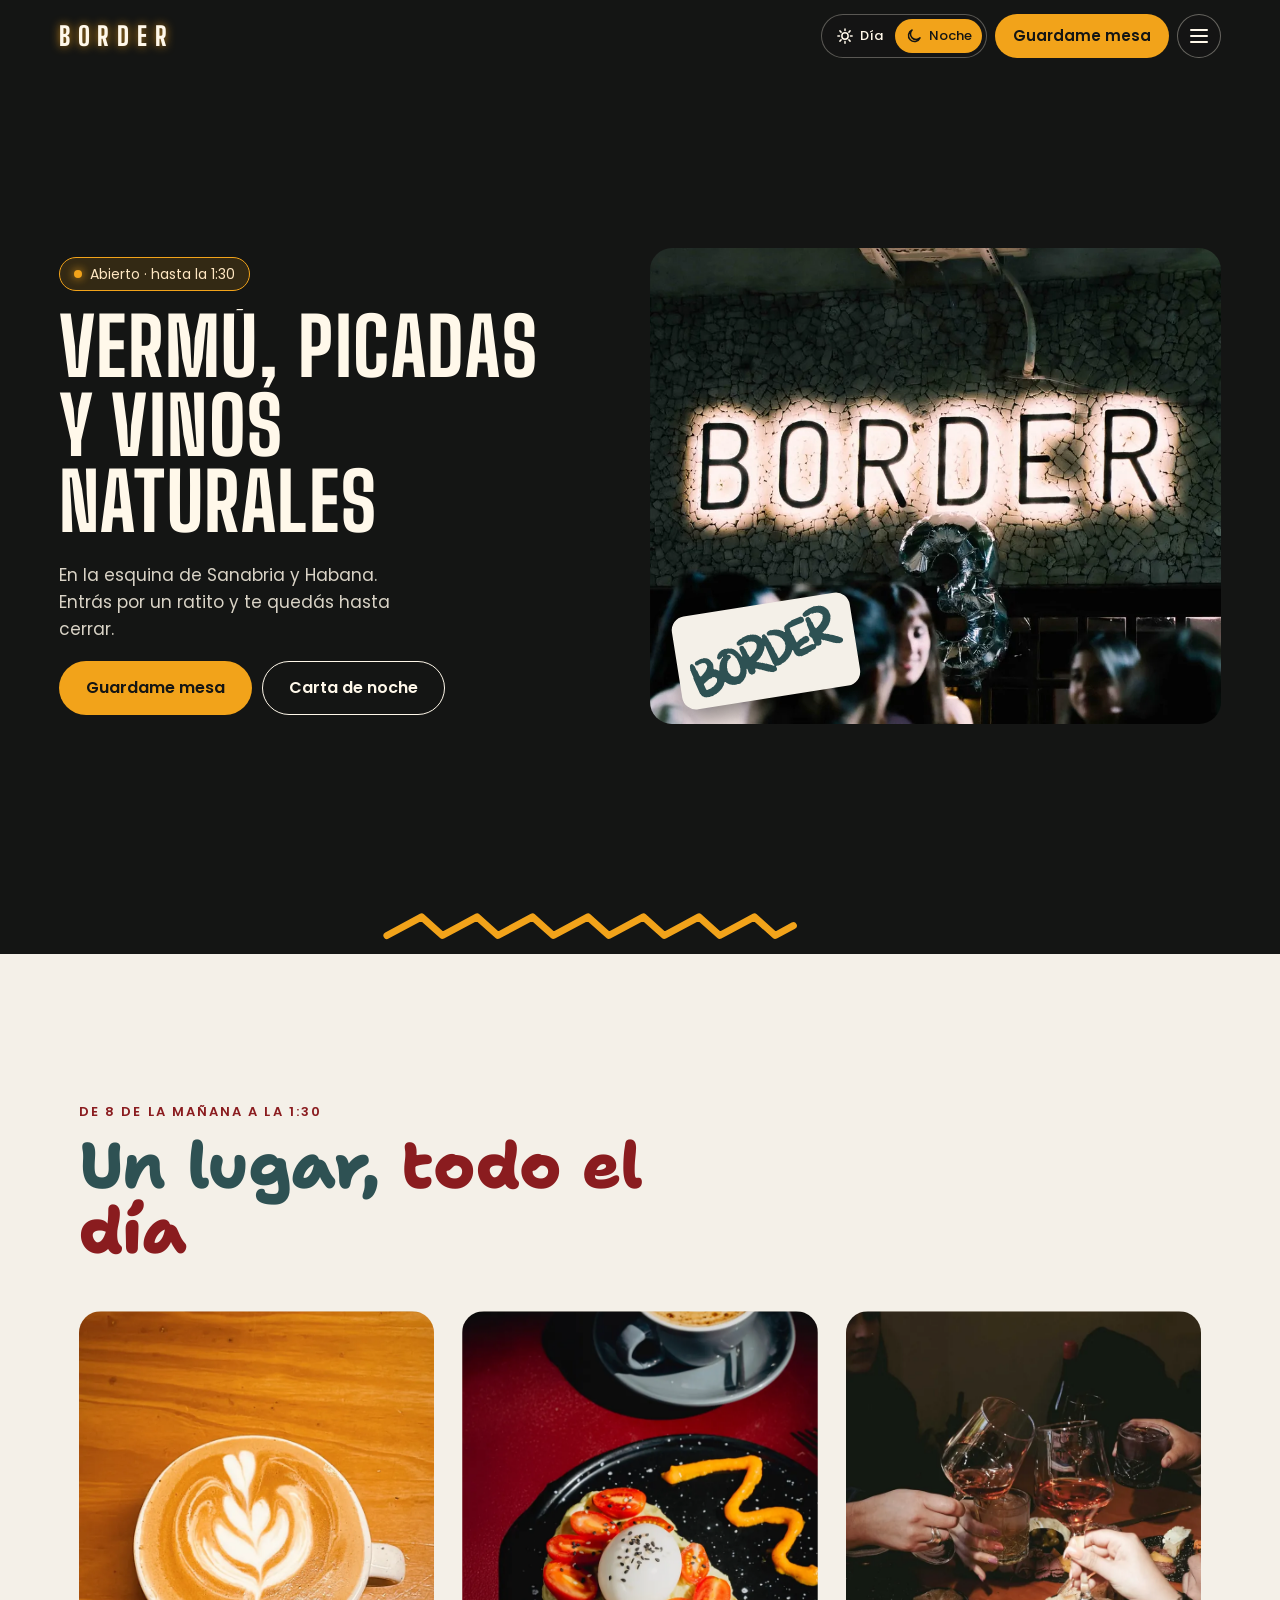
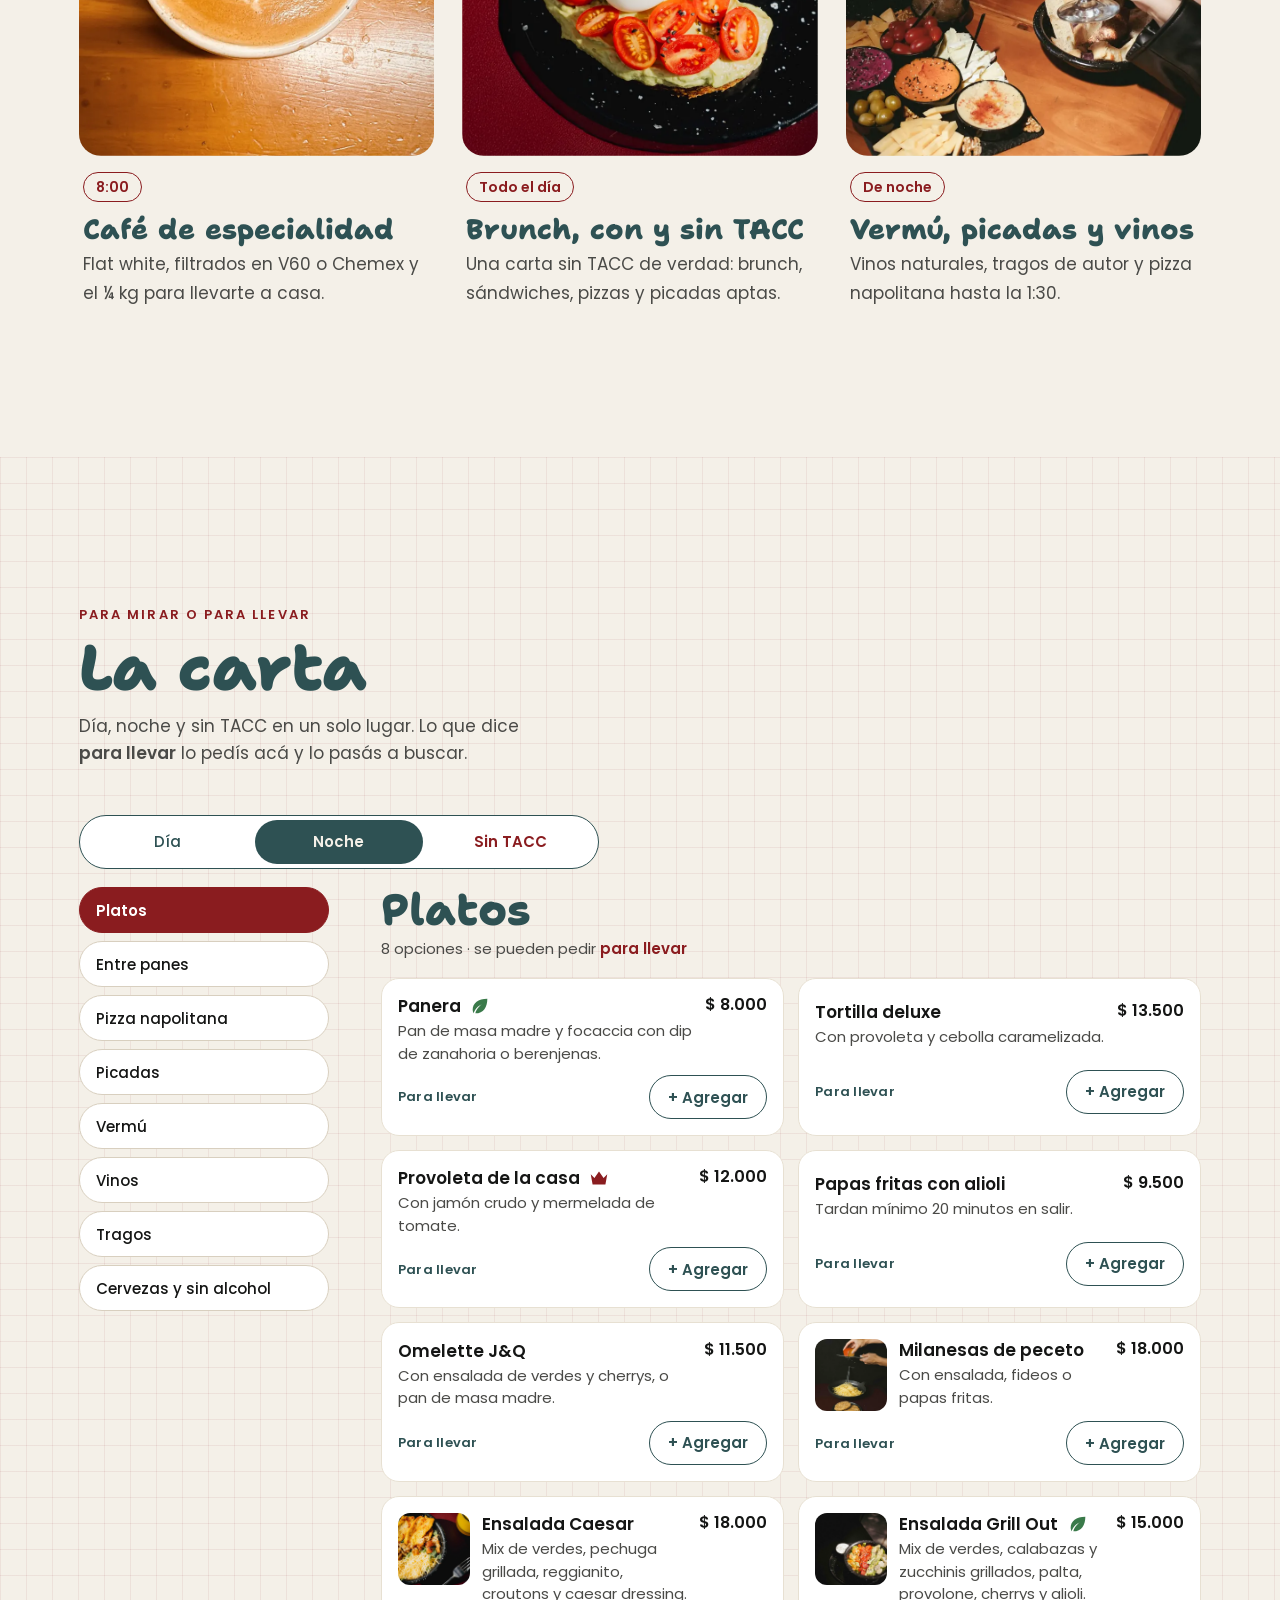
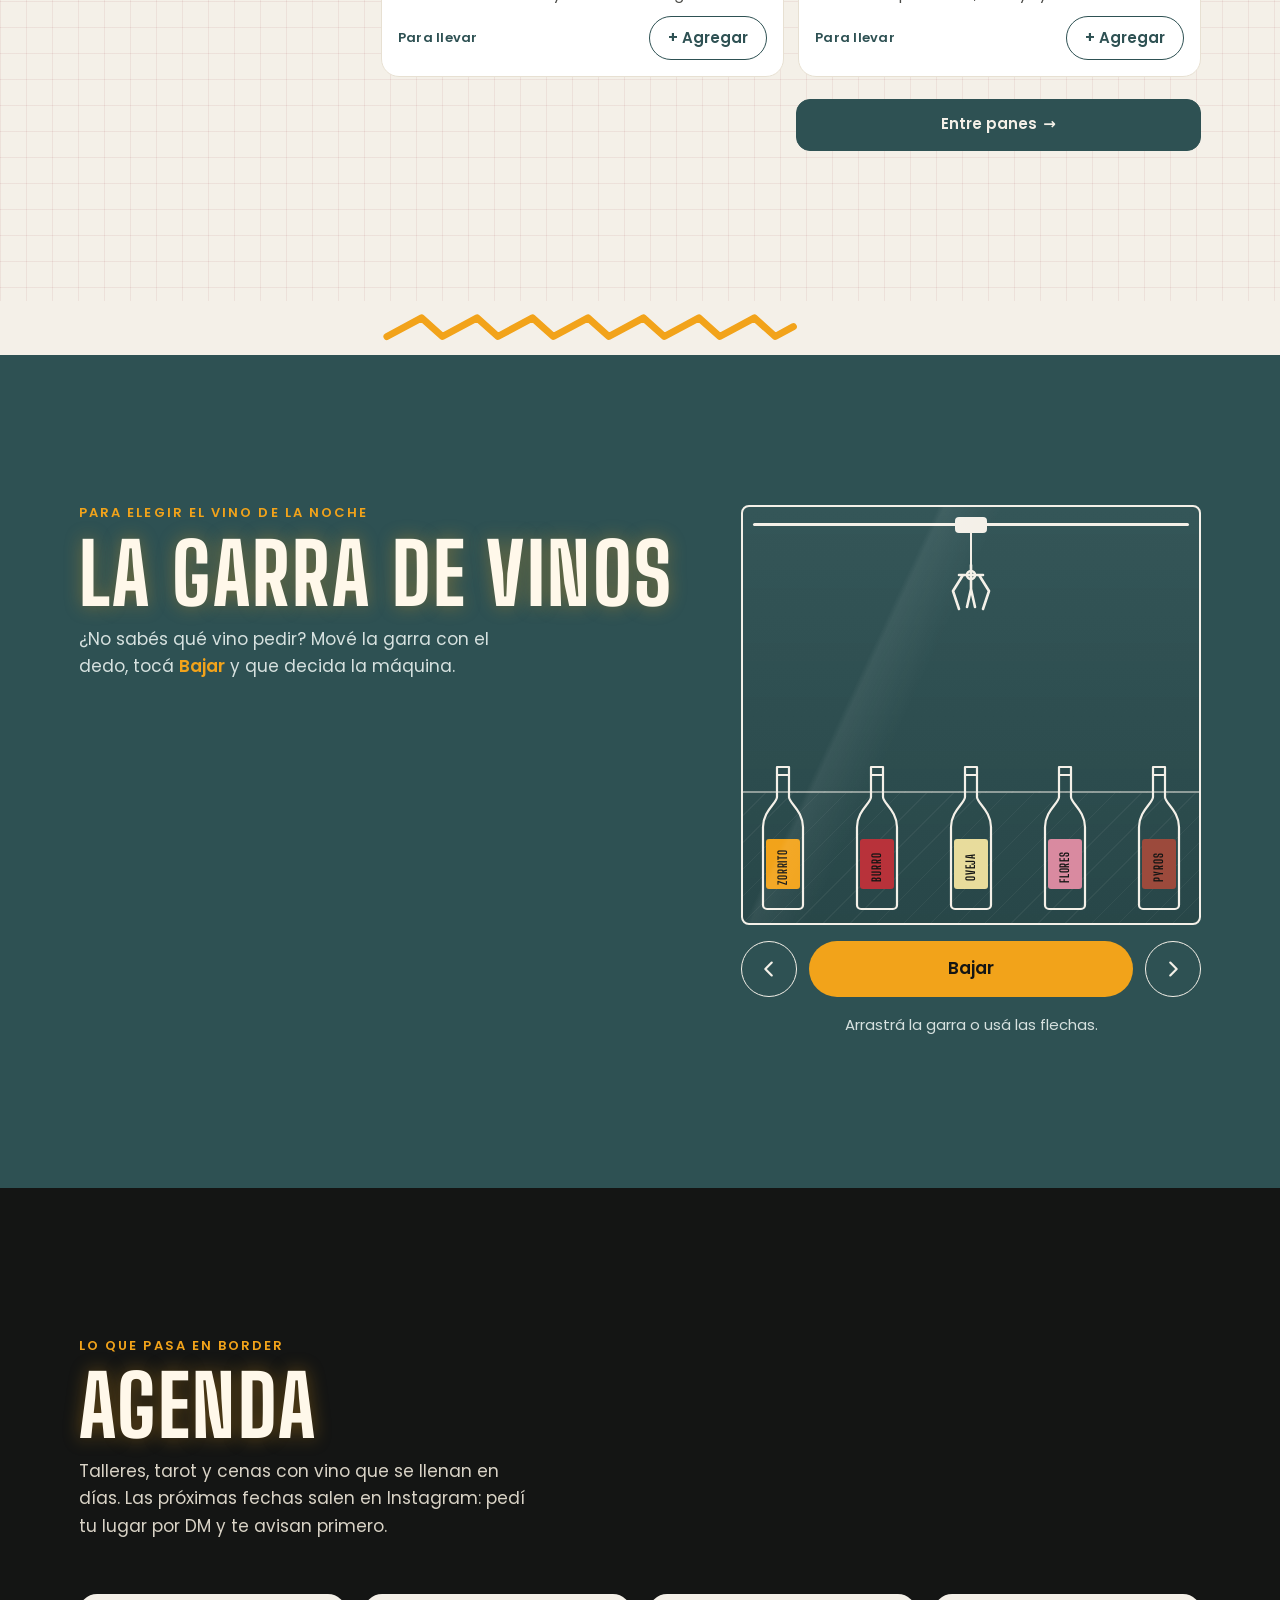
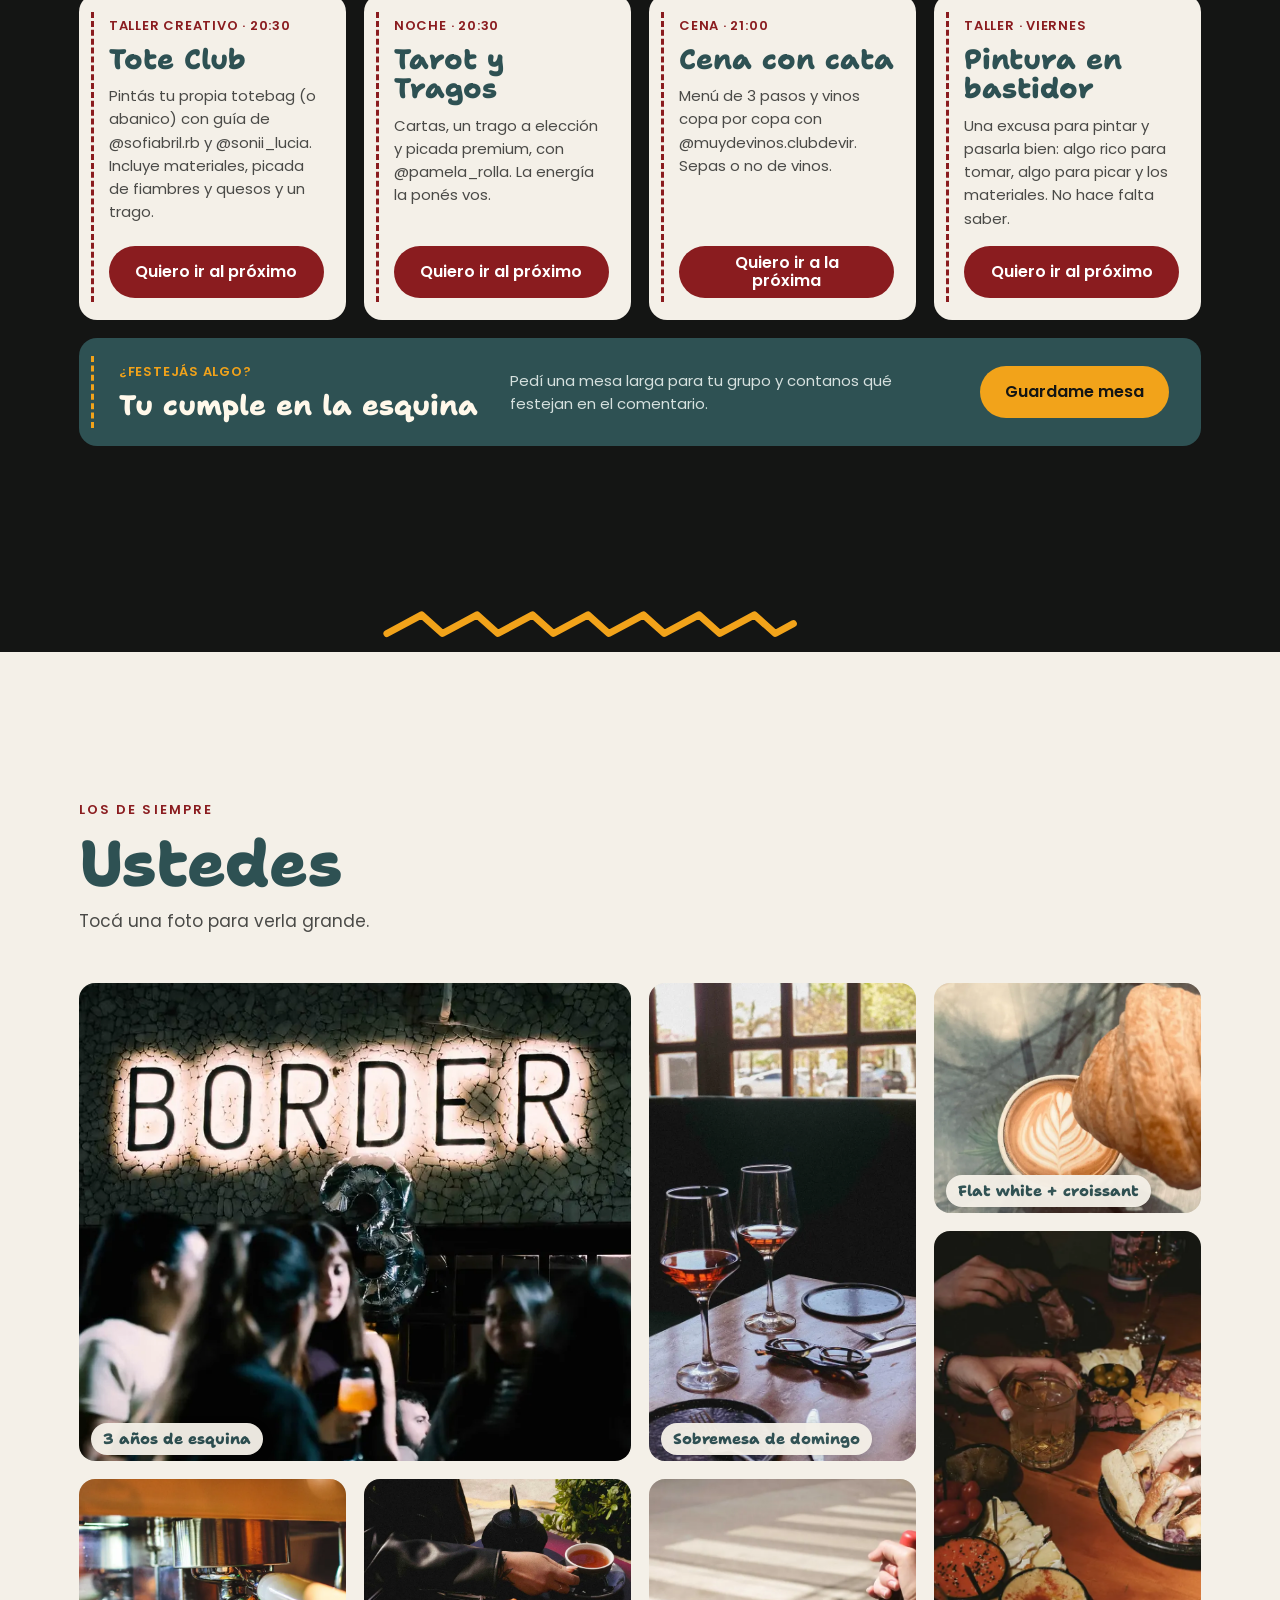
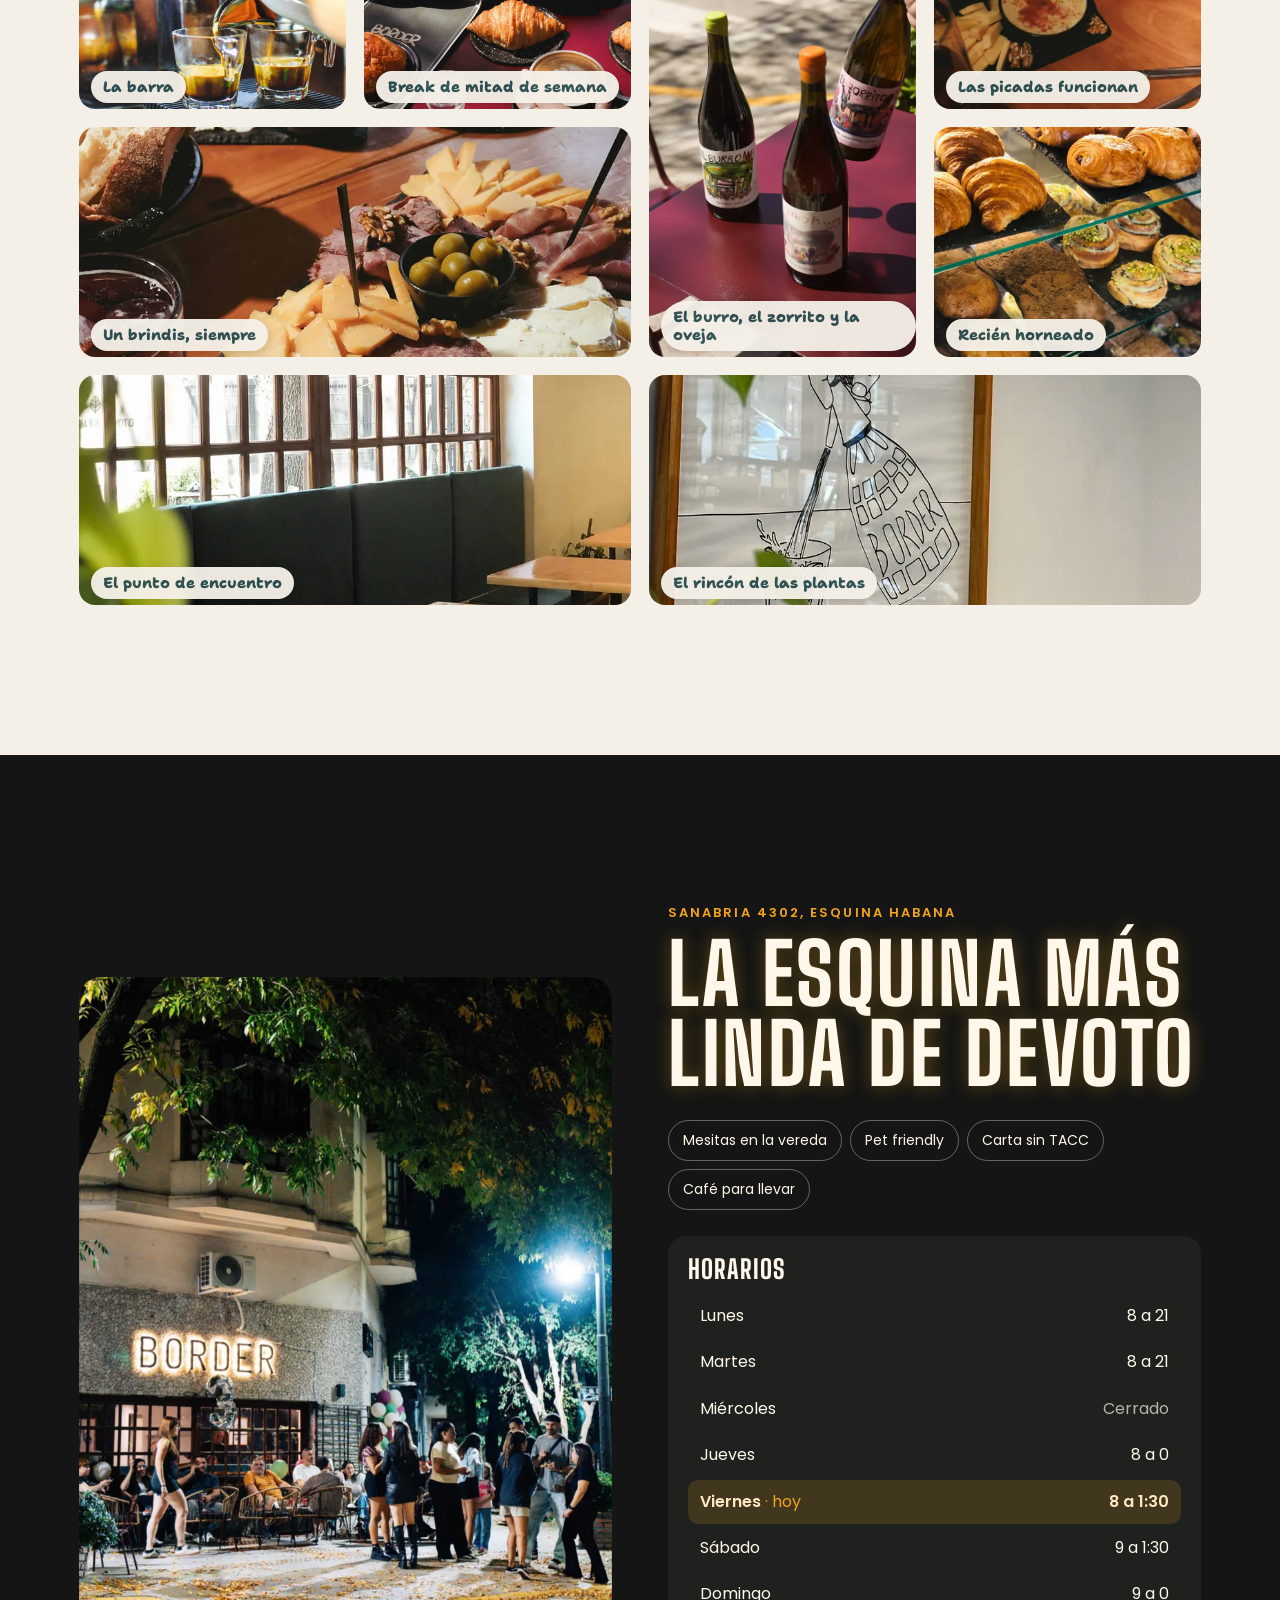
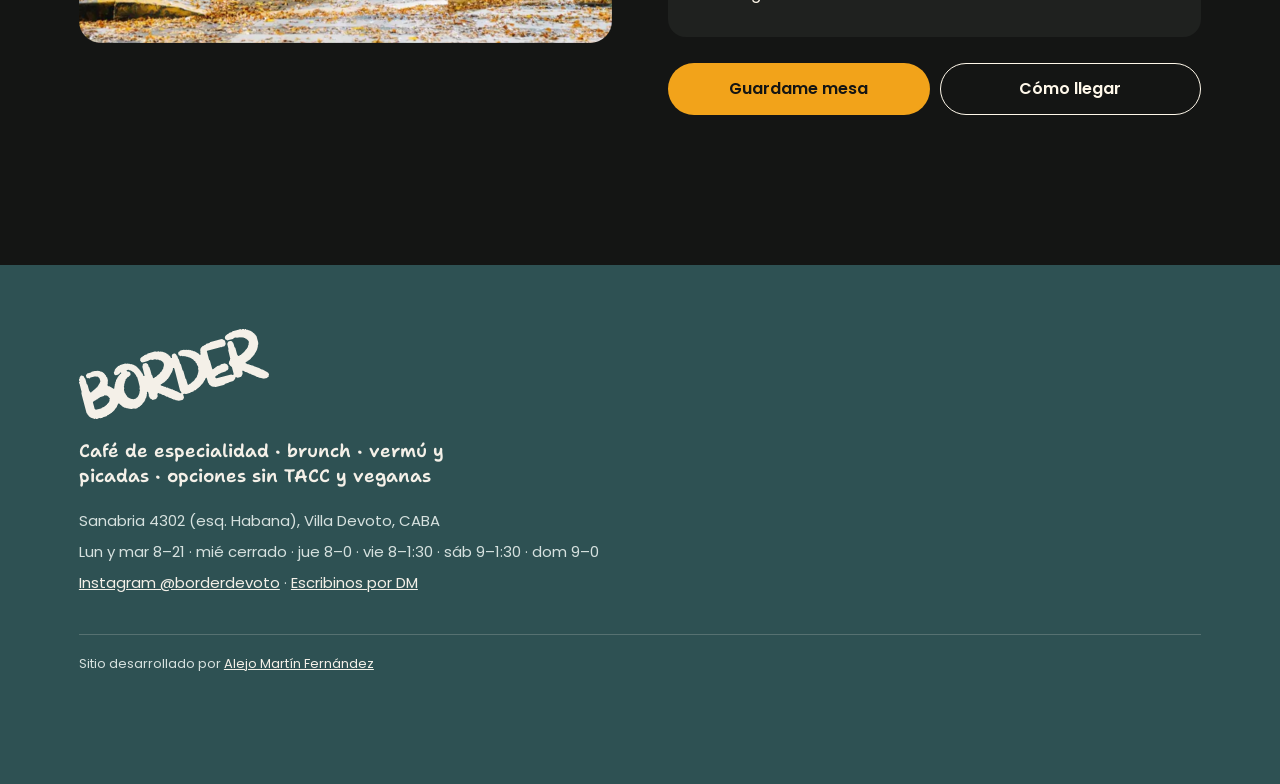
<file: index.html>
<!doctype html>
<html lang="es">
<head>
<meta charset="utf-8">
<meta name="viewport" content="width=device-width, initial-scale=1, viewport-fit=cover">
<title>Border · Café, brunch, vermú y picadas en Villa Devoto</title>
<meta name="description" content="Café de especialidad, brunch, vermú, picadas y vinos naturales en la esquina de Sanabria y Habana, Villa Devoto. Carta de día, de noche y sin TACC, pedidos para llevar y reservas.">
<meta name="theme-color" content="#141514">
<link rel="icon" type="image/png" href="img/favicon.png">
<link rel="apple-touch-icon" href="img/apple-touch-icon.png">
<meta property="og:type" content="website">
<meta property="og:title" content="Border · Café, brunch, vermú y picadas">
<meta property="og:description" content="La esquina más linda de Devoto: carta de día, de noche y sin TACC, pedidos para llevar y mesas.">
<meta property="og:url" content="https://border-devoto.vercel.app/">
<meta property="og:image" content="https://border-devoto.vercel.app/img/og.jpg">
<meta property="og:image:width" content="1200">
<meta property="og:image:height" content="630">
<meta property="og:locale" content="es_AR">
<meta name="twitter:card" content="summary_large_image">
<meta name="twitter:image" content="https://border-devoto.vercel.app/img/og.jpg">
<link rel="preload" as="font" type="font/woff" href="fonts/big-shoulders-700.woff" crossorigin>
<link rel="preload" as="font" type="font/woff" href="fonts/big-shoulders-800.woff" crossorigin>
<link rel="preload" as="font" type="font/woff" href="fonts/poppins-400.woff" crossorigin>
<style>
/* Tipografías propias (subset latino, servidas desde el sitio: sin esperar a Google) */
@font-face { font-family: 'Big Shoulders Display'; src: url(fonts/big-shoulders-700.woff) format('woff'); font-weight: 700; font-display: block; }
@font-face { font-family: 'Big Shoulders Display'; src: url(fonts/big-shoulders-800.woff) format('woff'); font-weight: 800; font-display: block; }
@font-face { font-family: 'Shantell Sans'; src: url(fonts/shantell-600.woff) format('woff'); font-weight: 600; font-display: swap; }
@font-face { font-family: 'Shantell Sans'; src: url(fonts/shantell-800.woff) format('woff'); font-weight: 800; font-display: swap; }
@font-face { font-family: 'Poppins'; src: url(fonts/poppins-400.woff) format('woff'); font-weight: 400; font-display: swap; }
@font-face { font-family: 'Poppins'; src: url(fonts/poppins-500.woff) format('woff'); font-weight: 500; font-display: swap; }
@font-face { font-family: 'Poppins'; src: url(fonts/poppins-600.woff) format('woff'); font-weight: 600 700; font-display: swap; }
</style>
<link rel="preload" as="image" href="img/foto/cartel-800.webp" imagesrcset="img/foto/cartel-800.webp 800w, img/foto/cartel-1400.webp 1400w" imagesizes="(min-width: 1100px) 40vw, 100vw" media="(max-width: 1099px)">
<link rel="stylesheet" href="kit/kit.css?v=18">
<link rel="stylesheet" href="css/style.css?v=2">
<script>
  (function () {
    var d = document.documentElement, q = new URLSearchParams(location.search).get('momento');
    var h = Number(new Intl.DateTimeFormat('en-US', { timeZone: 'America/Argentina/Buenos_Aires', hour: 'numeric', hourCycle: 'h23' }).format(new Date()));
    d.dataset.momento = (q === 'dia' || q === 'noche') ? q : ((h >= 19 || h < 6) ? 'noche' : 'dia');
    d.classList.add('js');
    if (!matchMedia('(prefers-reduced-motion: reduce)').matches) d.classList.add('con-intro');
    // la intro no arranca hasta que esté la letra del cartel (máx. 1,5 s): así no se ve el cambio de fuente
    var lista = function () { d.classList.add('fuente-lista'); };
    window.__fuente = (document.fonts && document.fonts.load)
      ? Promise.race([document.fonts.load('700 1em "Big Shoulders Display"'), new Promise(function (r) { setTimeout(r, 1500); })]).then(lista, lista)
      : Promise.resolve(lista());
  })();
</script>
</head>
<body>
<a class="saltar" href="#carta">Ir a la carta</a>

<!-- INTRO: se prende el cartel -->
<div class="intro" aria-hidden="true">
  <div class="intro__luz">
    <span class="intro__letras"><span style="--i:0">B</span><span style="--i:1">O</span><span style="--i:2" class="parpadea">R</span><span style="--i:3">D</span><span style="--i:4">E</span><span style="--i:5">R</span></span>
    <span class="intro__sticker"><img src="img/logo-marcador.svg" alt="" width="1000" height="475"></span>
  </div>
</div>

<header class="barra" id="barra">
  <a class="barra__logo" href="#top" aria-label="Border, inicio">BORDER</a>
  <div class="barra__acciones">
    <button class="momento" type="button" id="momento" aria-label="Cambiar entre Border de día y de noche">
      <span class="momento__op momento__op--dia"><svg viewBox="0 0 24 24" aria-hidden="true"><circle cx="12" cy="12" r="4.2"/><path d="M12 2.5v2.2M12 19.3v2.2M2.5 12h2.2M19.3 12h2.2M5.2 5.2l1.6 1.6M17.2 17.2l1.6 1.6M5.2 18.8l1.6-1.6M17.2 6.8l1.6-1.6"/></svg><span>Día</span></span>
      <span class="momento__op momento__op--noche"><svg viewBox="0 0 24 24" aria-hidden="true"><path d="M20 14.5A8 8 0 1 1 9.5 4a6.5 6.5 0 0 0 10.5 10.5Z"/></svg><span>Noche</span></span>
    </button>
    <a class="barra__cta solo-desk" href="#reservar" data-kit-open="reservas">Guardame mesa</a>
    <button class="hamburguesa" type="button" id="abrirMenu" aria-label="Abrir menú" aria-expanded="false" aria-controls="menu"><span></span><span></span><span></span></button>
  </div>
</header>

<nav class="menu" id="menu" aria-label="Secciones" hidden>
  <ul>
    <li><a href="#carta" style="--d:0">Carta</a></li>
    <li><a href="#garra" style="--d:1">La garra de vinos</a></li>
    <li><a href="#agenda" style="--d:2">Agenda</a></li>
    <li><a href="#ustedes" style="--d:3">Ustedes</a></li>
    <li><a href="#esquina" style="--d:4">Cómo llegar</a></li>
  </ul>
  <div class="menu__pie" style="--d:5">
    <a class="btn btn--luz" href="#reservar" data-kit-open="reservas">Guardame mesa</a>
    <a class="btn btn--linea" href="https://instagram.com/borderdevoto" target="_blank" rel="noopener">@borderdevoto</a>
  </div>
</nav>

<main id="top">
  <!-- HERO A: el cartel -->
  <section class="hero" aria-labelledby="hero-t">
    <div class="hero__foto">
      <picture>
        <source media="(min-width: 1100px)" srcset="img/foto/cartel-desk-900.webp 900w, img/foto/cartel-desk-1440.webp 1440w" sizes="55vw" width="1440" height="1200">
        <img src="img/foto/cartel-800.webp" srcset="img/foto/cartel-800.webp 800w, img/foto/cartel-1400.webp 1400w" sizes="100vw" width="800" height="1066" alt="Las letras de luz de Border sobre la pared de piedra, con gente en la vereda" fetchpriority="high">
      </picture>
      <span class="hero__sticker hero__sticker--desk"><img src="img/logo-marcador.svg" alt="" width="1000" height="475"></span>
    </div>
    <div class="hero__texto">
      <span class="hero__sticker hero__sticker--celu" aria-hidden="true"><img src="img/logo-marcador.svg" alt="" width="1000" height="475"></span>
      <p class="estado" id="estado"><span class="estado__punto"></span><span class="estado__txt">Sanabria 4302 · Villa Devoto</span></p>
      <h1 id="hero-t">
        <span class="si-noche"><span class="renglon"><span>Vermú, picadas</span></span><span class="renglon"><span>y vinos naturales</span></span></span>
        <span class="si-dia"><span class="renglon"><span>Café de especialidad,</span></span><span class="renglon"><span>brunch y sin TACC</span></span></span>
      </h1>
      <p class="hero__bajada">En la esquina de Sanabria y Habana. Entrás por un ratito y te quedás hasta cerrar.</p>
      <div class="hero__ctas">
        <a class="btn btn--luz si-noche-flex" href="#reservar" data-kit-open="reservas">Guardame mesa</a>
        <a class="btn btn--luz si-dia-flex" href="#carta" data-ir-carta="d">Pedí para llevar</a>
        <a class="btn btn--linea si-noche-flex" href="#carta" data-ir-carta="n">Carta de noche</a>
        <a class="btn btn--linea si-dia-flex" href="#carta" data-ir-carta="d">Carta de día</a>
      </div>
    </div>
  </section>

  <div class="zigzag zigzag--oscuro" aria-hidden="true"><svg viewBox="0 0 300 40" preserveAspectRatio="none"><path pathLength="1" d="M4 30 L24 8 L36 30 L56 8 L68 30 L88 8 L100 30 L120 8 L132 30 L152 8 L164 30 L184 8 L196 30 L216 8 L228 30 L248 8 L260 30 L280 8 L296 26"/></svg></div>

  <!-- TRES MOMENTOS -->
  <section class="momentos papel" aria-labelledby="mom-t">
    <div class="cont">
      <header class="encabezado aparece">
        <p class="sobre">De 8 de la mañana a la 1:30</p>
        <h2 id="mom-t" class="t-marcador">Un lugar, <span class="mesa">todo el día</span></h2>
      </header>
      <div class="momentos__grilla">
        <article class="momento-card aparece">
          <figure class="revela"><img src="img/foto/momento-cafe-800.webp" srcset="img/foto/momento-cafe-800.webp 800w, img/foto/momento-cafe-1400.webp 1400w" sizes="(min-width: 900px) 30vw, 100vw" width="800" height="1000" alt="Flat white con latte art sobre la mesa de madera" loading="lazy" decoding="async"></figure>
          <div class="momento-card__txt"><span class="hora">8:00</span><h3>Café de especialidad</h3><p>Flat white, filtrados en V60 o Chemex y el ¼ kg para llevarte a casa.</p></div>
        </article>
        <article class="momento-card aparece" style="--d:1">
          <figure class="revela"><img src="img/foto/momento-brunch-800.webp" srcset="img/foto/momento-brunch-800.webp 800w, img/foto/momento-brunch-1400.webp 1400w" sizes="(min-width: 900px) 30vw, 100vw" width="800" height="1066" alt="Tostada con palta, huevo poché y cherrys sobre la mesa bordó" loading="lazy" decoding="async"></figure>
          <div class="momento-card__txt"><span class="hora">Todo el día</span><h3>Brunch, con y sin TACC</h3><p>Una carta sin TACC de verdad: brunch, sándwiches, pizzas y picadas aptas.</p></div>
        </article>
        <article class="momento-card aparece" style="--d:2">
          <figure class="revela"><img src="img/foto/momento-vermu-800.webp" srcset="img/foto/momento-vermu-800.webp 800w, img/foto/momento-vermu-1400.webp 1400w" sizes="(min-width: 900px) 30vw, 100vw" width="800" height="1066" alt="Brindis con vino rosado y picada" loading="lazy" decoding="async"></figure>
          <div class="momento-card__txt"><span class="hora">De noche</span><h3>Vermú, picadas y vinos</h3><p>Vinos naturales, tragos de autor y pizza napolitana hasta la 1:30.</p></div>
        </article>
      </div>
    </div>
  </section>

  <!-- CARTA -->
  <section class="carta papel cuadriculado" id="carta" aria-labelledby="carta-t">
    <div class="cont">
      <header class="encabezado aparece">
        <p class="sobre">Para mirar o para llevar</p>
        <h2 id="carta-t" class="t-marcador">La carta</h2>
        <p class="encabezado__bajada">Día, noche y sin TACC en un solo lugar. Lo que dice <b>para llevar</b> lo pedís acá y lo pasás a buscar.</p>
      </header>

      <div class="carta__control" id="cartaControl">
        <div class="modos" role="tablist" aria-label="Qué carta querés ver">
          <button type="button" role="tab" class="modo" data-modo="d" aria-selected="false">Día</button>
          <button type="button" role="tab" class="modo" data-modo="n" aria-selected="false">Noche</button>
          <button type="button" role="tab" class="modo modo--tacc" data-modo="t" aria-selected="false">Sin TACC</button>
        </div>
      </div>

      <div class="carta__cuerpo">
        <div class="carta__seccion" id="cartaSeccion" aria-live="polite">
          <h3 class="carta__nombre" id="cartaNombre">La carta</h3>
          <p class="carta__info" id="cartaInfo"></p>
        </div>
        <div data-kit="carta" class="carta__kit"></div>
        <div class="carta__pasos">
          <button type="button" class="paso paso--ant" id="cartaAnt"><span aria-hidden="true">←</span> <span class="paso__txt"></span></button>
          <button type="button" class="paso paso--sig" id="cartaSig"><span class="paso__txt"></span> <span aria-hidden="true">→</span></button>
        </div>
      </div>
    </div>
  </section>

  <div class="zigzag zigzag--papel" aria-hidden="true"><svg viewBox="0 0 300 40" preserveAspectRatio="none"><path pathLength="1" d="M4 30 L24 8 L36 30 L56 8 L68 30 L88 8 L100 30 L120 8 L132 30 L152 8 L164 30 L184 8 L196 30 L216 8 L228 30 L248 8 L260 30 L280 8 L296 26"/></svg></div>

  <!-- LA GARRA DE VINOS -->
  <section class="garra" id="garra" aria-labelledby="garra-t">
    <div class="cont garra__cont">
      <header class="encabezado encabezado--luz aparece">
        <p class="sobre">Para elegir el vino de la noche</p>
        <h2 id="garra-t" class="t-luz">La garra de vinos</h2>
        <p class="encabezado__bajada">¿No sabés qué vino pedir? Mové la garra con el dedo, tocá <b>Bajar</b> y que decida la máquina.</p>
      </header>

      <div class="maquina aparece" id="maquina">
        <div class="maquina__vidrio" id="vidrio" role="application" aria-label="Máquina de garra: arrastrá para mover la garra">
          <div class="maquina__riel"></div>
          <div class="garra__carro" id="carro">
            <div class="garra__cable" id="cable"></div>
            <div class="garra__mano" id="mano">
              <svg viewBox="0 0 60 56" aria-hidden="true"><path d="M30 2v10M18 12h24M22 12 12 28l6 18M38 12l10 16-6 18M30 12v14l-4 18M30 26l4 18"/><circle cx="30" cy="12" r="4"/></svg>
            </div>
          </div>
          <div class="botellas" id="botellas"></div>
          <div class="maquina__vidrio-brillo"></div>
        </div>
        <div class="maquina__controles">
          <button type="button" class="ctrl" id="izq" aria-label="Mover la garra a la izquierda"><svg viewBox="0 0 24 24" aria-hidden="true"><path d="M15 5 8 12l7 7"/></svg></button>
          <button type="button" class="btn btn--luz ctrl-bajar" id="bajar">Bajar</button>
          <button type="button" class="ctrl" id="der" aria-label="Mover la garra a la derecha"><svg viewBox="0 0 24 24" aria-hidden="true"><path d="m9 5 7 7-7 7"/></svg></button>
        </div>
        <p class="maquina__aviso" id="aviso" aria-live="polite">Arrastrá la garra o usá las flechas.</p>
      </div>

      <div class="ficha" id="ficha" hidden>
        <div class="ficha__foto"><img id="fichaFoto" src="img/carta/vinos.webp" width="600" height="600" alt="" loading="lazy"></div>
        <div class="ficha__txt">
          <p class="sobre">Te tocó</p>
          <h3 id="fichaNombre">El Zorrito naranjo</h3>
          <p id="fichaDesc">Botella · vino natural</p>
          <p class="ficha__precio" id="fichaPrecio">$28.000</p>
          <div class="ficha__ctas">
            <button type="button" class="btn btn--luz" id="fichaReservar">Guardame mesa para esta</button>
            <button type="button" class="btn btn--linea" id="fichaOtra">Probar otra vez</button>
          </div>
        </div>
      </div>
    </div>
  </section>

  <!-- AGENDA -->
  <section class="agenda" id="agenda" aria-labelledby="agenda-t">
    <div class="cont">
      <header class="encabezado encabezado--luz aparece">
        <p class="sobre">Lo que pasa en Border</p>
        <h2 id="agenda-t" class="t-luz">Agenda</h2>
        <p class="encabezado__bajada">Talleres, tarot y cenas con vino que se llenan en días. Las próximas fechas salen en Instagram: pedí tu lugar por DM y te avisan primero.</p>
      </header>
    </div>
    <div class="fila" id="filaAgenda" tabindex="0" aria-label="Eventos de Border, deslizá para ver más">
      <article class="ticket aparece">
        <p class="ticket__dato">Taller creativo · 20:30</p>
        <h3>Tote Club</h3>
        <p>Pintás tu propia totebag (o abanico) con guía de @sofiabril.rb y @sonii_lucia. Incluye materiales, picada de fiambres y quesos y un trago.</p>
        <button type="button" class="btn btn--mesa" data-dm="Hola Border! Quiero ir al próximo Tote Club. ¿Me avisan cuando abran los lugares?">Quiero ir al próximo</button>
      </article>
      <article class="ticket aparece" style="--d:1">
        <p class="ticket__dato">Noche · 20:30</p>
        <h3>Tarot y Tragos</h3>
        <p>Cartas, un trago a elección y picada premium, con @pamela_rolla. La energía la ponés vos.</p>
        <button type="button" class="btn btn--mesa" data-dm="Hola Border! Quiero ir al próximo Tarot y Tragos. ¿Me avisan cuando abran los lugares?">Quiero ir al próximo</button>
      </article>
      <article class="ticket aparece" style="--d:2">
        <p class="ticket__dato">Cena · 21:00</p>
        <h3>Cena con cata</h3>
        <p>Menú de 3 pasos y vinos copa por copa con @muydevinos.clubdevir. Sepas o no de vinos.</p>
        <button type="button" class="btn btn--mesa" data-dm="Hola Border! Quiero ir a la próxima cena con cata de vinos. ¿Me avisan cuando abran los lugares?">Quiero ir a la próxima</button>
      </article>
      <article class="ticket aparece" style="--d:3">
        <p class="ticket__dato">Taller · viernes</p>
        <h3>Pintura en bastidor</h3>
        <p>Una excusa para pintar y pasarla bien: algo rico para tomar, algo para picar y los materiales. No hace falta saber.</p>
        <button type="button" class="btn btn--mesa" data-dm="Hola Border! Quiero ir al próximo taller de pintura en bastidor. ¿Me avisan cuando abran los lugares?">Quiero ir al próximo</button>
      </article>
      <article class="ticket ticket--cumple aparece" style="--d:4">
        <p class="ticket__dato">¿Festejás algo?</p>
        <h3>Tu cumple en la esquina</h3>
        <p>Pedí una mesa larga para tu grupo y contanos qué festejan en el comentario.</p>
        <button type="button" class="btn btn--luz" data-kit-open="reservas">Guardame mesa</button>
      </article>
    </div>
  </section>

  <div class="zigzag zigzag--oscuro" aria-hidden="true"><svg viewBox="0 0 300 40" preserveAspectRatio="none"><path pathLength="1" d="M4 30 L24 8 L36 30 L56 8 L68 30 L88 8 L100 30 L120 8 L132 30 L152 8 L164 30 L184 8 L196 30 L216 8 L228 30 L248 8 L260 30 L280 8 L296 26"/></svg></div>

  <!-- USTEDES -->
  <section class="ustedes papel" id="ustedes" aria-labelledby="ust-t">
    <div class="cont ustedes__cont">
      <header class="encabezado aparece">
        <p class="sobre">Los de siempre</p>
        <h2 id="ust-t" class="t-marcador">Ustedes</h2>
        <p class="encabezado__bajada"><span class="solo-celu">Tirá la foto a un costado para ver la que sigue.</span><span class="solo-pc">Tocá una foto para verla grande.</span></p>
      </header>
      <div class="mazo aparece" id="mazo" aria-roledescription="mazo de fotos">
        <figure class="carta-foto g-grande"><img src="img/foto/u-noche-800.webp" width="800" height="1066" alt="Gente festejando bajo las letras de luz" loading="lazy" decoding="async" draggable="false"><figcaption>3 años de esquina</figcaption></figure>
        <figure class="carta-foto g-alta"><img src="img/foto/u-sobremesa-800.webp" width="800" height="1066" alt="Sobremesa con copas de vino junto al ventanal" loading="lazy" decoding="async" draggable="false"><figcaption>Sobremesa de domingo</figcaption></figure>
        <figure class="carta-foto "><img src="img/foto/u-flat-800.webp" width="800" height="995" alt="Flat white y croissant" loading="lazy" decoding="async" draggable="false"><figcaption>Flat white + croissant</figcaption></figure>
        <figure class="carta-foto g-alta"><img src="img/foto/u-picada-800.webp" width="800" height="1000" alt="Amigos compartiendo una picada" loading="lazy" decoding="async" draggable="false"><figcaption>Las picadas funcionan</figcaption></figure>
        <figure class="carta-foto "><img src="img/foto/u-cafetera-800.webp" width="800" height="912" alt="La barra de café con la máquina de espresso" loading="lazy" decoding="async" draggable="false"><figcaption>La barra</figcaption></figure>
        <figure class="carta-foto "><img src="img/foto/u-break-800.webp" width="800" height="1066" alt="Café con croissant y la carta de Border" loading="lazy" decoding="async" draggable="false"><figcaption>Break de mitad de semana</figcaption></figure>
        <figure class="carta-foto g-alta"><img src="img/foto/u-vinos-800.webp" width="800" height="1067" alt="Botellas de vino natural sobre la mesa bordó" loading="lazy" decoding="async" draggable="false"><figcaption>El burro, el zorrito y la oveja</figcaption></figure>
        <figure class="carta-foto g-ancha"><img src="img/foto/u-brindis-800.webp" width="800" height="800" alt="Brindis sobre una picada" loading="lazy" decoding="async" draggable="false"><figcaption>Un brindis, siempre</figcaption></figure>
        <figure class="carta-foto g-ancha"><img src="img/foto/u-salon-800.webp" width="800" height="1000" alt="El salón con ventanales y mesas de madera" loading="lazy" decoding="async" draggable="false"><figcaption>El punto de encuentro</figcaption></figure>
        <figure class="carta-foto "><img src="img/foto/u-vitrina-800.webp" width="800" height="1000" alt="Vitrina con medialunas y pastelería del día" loading="lazy" decoding="async" draggable="false"><figcaption>Recién horneado</figcaption></figure>
        <figure class="carta-foto g-ancha g-final"><img src="img/foto/u-plantas-800.webp" width="800" height="800" alt="Rincón del salón con plantas y un dibujo enmarcado" loading="lazy" decoding="async" draggable="false"><figcaption>El rincón de las plantas</figcaption></figure>
      </div>
      <div class="mazo__ctrl">
        <button type="button" class="btn btn--pizarra" id="mazoSig">Siguiente foto</button>
        <span class="mazo__n" id="mazoN">1 / 11</span>
      </div>
    </div>
  </section>

  <!-- LA ESQUINA -->
  <section class="esquina" id="esquina" aria-labelledby="esq-t">
    <div class="cont esquina__cont">
      <figure class="esquina__foto revela aparece">
        <img class="si-noche" src="img/foto/esquina-noche-800.webp" srcset="img/foto/esquina-noche-800.webp 800w, img/foto/esquina-noche-1400.webp 1400w" sizes="(min-width: 900px) 45vw, 100vw" width="800" height="1066" alt="La esquina de Border de noche, llena de gente" loading="lazy" decoding="async">
        <img class="si-dia" src="img/foto/esquina-dia-800.webp" srcset="img/foto/esquina-dia-800.webp 800w, img/foto/esquina-dia-1400.webp 1400w" sizes="(min-width: 900px) 45vw, 100vw" width="800" height="1066" alt="La esquina de Border de día, con árboles" loading="lazy" decoding="async">
      </figure>
      <div class="esquina__txt">
        <header class="encabezado encabezado--luz aparece">
          <p class="sobre">Sanabria 4302, esquina Habana</p>
          <h2 id="esq-t" class="t-luz">La esquina más linda de Devoto</h2>
        </header>
        <ul class="chips aparece">
          <li>Mesitas en la vereda</li><li>Pet friendly</li><li>Carta sin TACC</li><li>Café para llevar</li>
        </ul>
        <div class="horarios aparece" id="horarios">
          <h3>Horarios</h3>
          <dl>
            <div data-dia="1"><dt>Lunes</dt><dd>8 a 21</dd></div>
            <div data-dia="2"><dt>Martes</dt><dd>8 a 21</dd></div>
            <div data-dia="3" class="cerrado"><dt>Miércoles</dt><dd>Cerrado</dd></div>
            <div data-dia="4"><dt>Jueves</dt><dd>8 a 0</dd></div>
            <div data-dia="5"><dt>Viernes</dt><dd>8 a 1:30</dd></div>
            <div data-dia="6"><dt>Sábado</dt><dd>9 a 1:30</dd></div>
            <div data-dia="0"><dt>Domingo</dt><dd>9 a 0</dd></div>
          </dl>
        </div>
        <div class="esquina__ctas aparece">
          <a class="btn btn--luz" href="#reservar" data-kit-open="reservas" id="reservar">Guardame mesa</a>
          <a class="btn btn--linea" href="https://www.google.com/maps/search/?api=1&query=Border+Sanabria+4302+Villa+Devoto" target="_blank" rel="noopener">Cómo llegar</a>
        </div>
      </div>
    </div>
  </section>
</main>

<footer class="pie">
  <div class="cont pie__cont">
    <img class="pie__logo" src="img/logo-marcador-claro.svg" alt="Border" width="1000" height="475" loading="lazy">
    <p class="pie__lema">Café de especialidad · brunch · vermú y picadas · opciones sin TACC y veganas</p>
    <div class="pie__datos">
      <p>Sanabria 4302 (esq. Habana), Villa Devoto, CABA</p>
      <p>Lun y mar 8–21 · mié cerrado · jue 8–0 · vie 8–1:30 · sáb 9–1:30 · dom 9–0</p>
      <p><a href="https://instagram.com/borderdevoto" target="_blank" rel="noopener">Instagram @borderdevoto</a> · <a href="https://ig.me/m/borderdevoto" target="_blank" rel="noopener">Escribinos por DM</a></p>
    </div>
    <p class="credito">Sitio desarrollado por <a href="https://alejomfernandez.com.ar" target="_blank" rel="noopener">Alejo Martín Fernández</a></p>
  </div>
</footer>

<script type="module" src="js/main.js?v=2"></script>
</body>
</html>
</file>
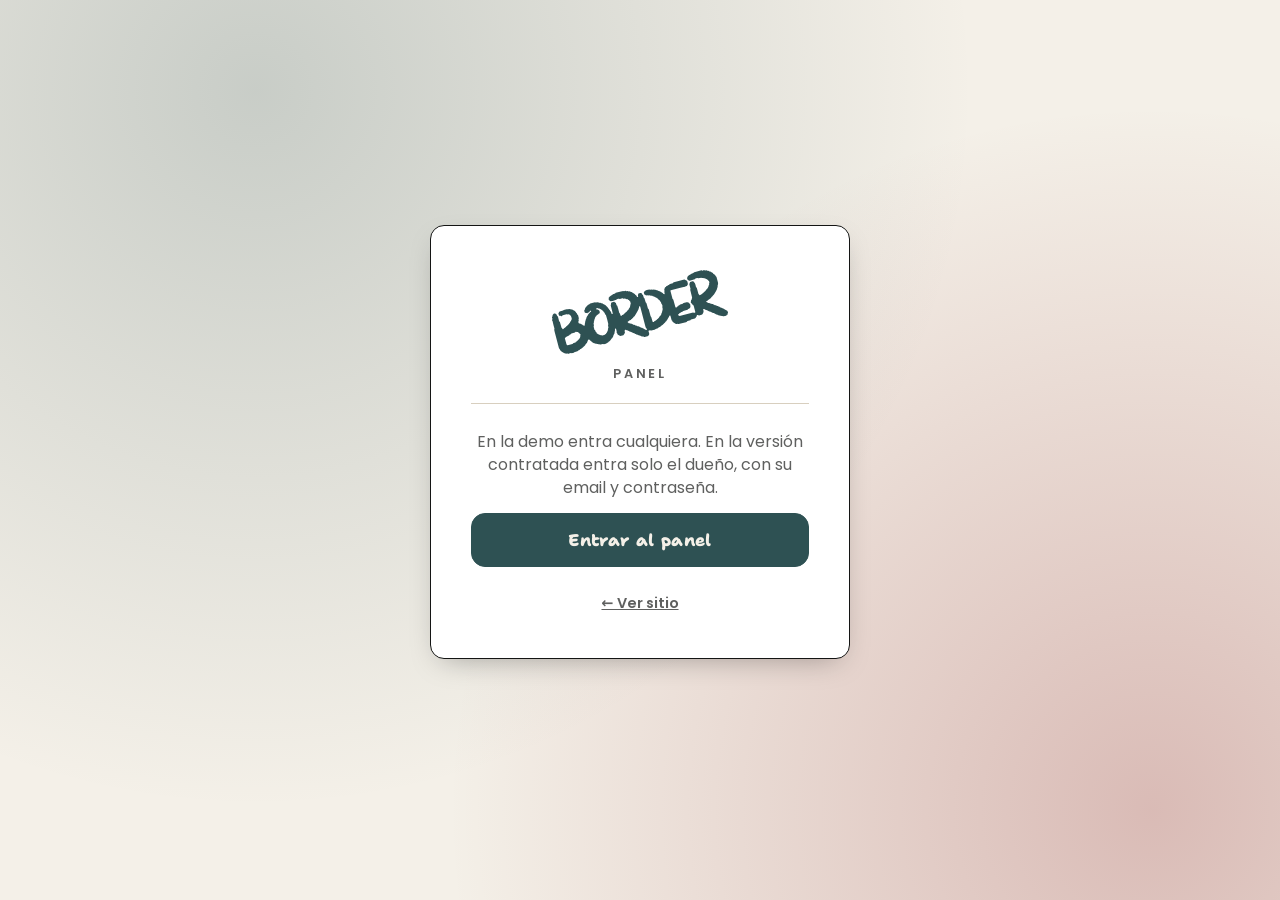
<file: admin/index.html>
<!doctype html>
<!-- Plantilla del panel. Va en web/admin/index.html de cada demo (scripts/instalar.mjs la copia). -->
<html lang="es">
<head>
<meta charset="utf-8">
<meta name="viewport" content="width=device-width, initial-scale=1, viewport-fit=cover">
<meta name="robots" content="noindex, nofollow">
<meta name="theme-color" content="#111111">
<title>Panel</title>
<script>
  // /admin sin barra final rompe las rutas relativas en algunos servidores (XAMPP): la agregamos.
  if (!/\/$|\.html$/.test(location.pathname)) location.replace(location.pathname + '/' + location.search + location.hash);
</script>
<link rel="stylesheet" href="../css/fonts.css?v=2">
<link rel="stylesheet" href="../kit/kit.css?v=18">
<link rel="stylesheet" href="../kit/admin/admin.css?v=18">
</head>
<body>
<div id="kit-admin" class="kit-root kit-admin" aria-busy="true"></div>
<script type="module">
  import { initAdmin } from '../kit/admin/admin.js?v=18';
  initAdmin({ config: '../cliente.json', sitio: '../' });
</script>
</body>
</html>
</file>
<file: kit/kit.css>
/* KIT DEMOS — estilos de módulos y popups.
   Todo sale de las variables --kit-* que arma core/theme.js desde cliente.json → marca.
   Cada demo puede pisar cualquier variable o clase .kit-* en su propio CSS. */

:root {
  --kit-bg: #fff; --kit-surface: #fff; --kit-text: #151515; --kit-muted: #666; --kit-primary: #111; --kit-on-primary: #fff;
  --kit-accent: #fc0; --kit-on-accent: #111; --kit-border: #ddd; --kit-ok: #1f9d55; --kit-warn: #d97706; --kit-danger: #d42a1d;
  --kit-font-head: inherit; --kit-font-body: inherit; --kit-head-case: uppercase;
  --kit-radius: 14px; --kit-radius-btn: 12px; --kit-border-w: 1.5px; --kit-shadow: 0 10px 30px -12px rgba(0,0,0,.35);
  --kit-ease: cubic-bezier(.2,.8,.2,1); --kit-z: 9000;
}
.kit-root, .kit-root *, .kit-root *::before, .kit-root *::after { box-sizing: border-box; }
.kit-root [hidden], .kit-root[hidden] { display: none !important; }
.kit-root { font-family: var(--kit-font-body); color: var(--kit-text); -webkit-tap-highlight-color: transparent; }
.kit-sr { position: absolute !important; width: 1px; height: 1px; overflow: hidden; clip: rect(0 0 0 0); white-space: nowrap; }
html.kit-lock { overflow: hidden; }
html.kit-lock body { overflow: hidden; touch-action: none; }

/* ---------- botones ---------- */
.kit-btn {
  appearance: none; display: inline-flex; align-items: center; justify-content: center; gap: .45em;
  min-height: 44px; padding: .7em 1.15em; border: var(--kit-border-w) solid var(--kit-primary); border-radius: var(--kit-radius-btn);
  background: var(--kit-primary); color: var(--kit-on-primary); font: 700 .95rem/1.1 var(--kit-font-body); text-decoration: none;
  cursor: pointer; transition: transform .15s var(--kit-ease), filter .15s, background .2s, box-shadow .2s; white-space: nowrap;
}
.kit-btn:hover { filter: brightness(1.08); }
.kit-btn:active { transform: translateY(1px) scale(.98); }
.kit-btn:focus-visible, .kit-chip:focus-visible, .kit-tab:focus-visible, .kit-add:focus-visible, .kit-x:focus-visible { outline: 3px solid var(--kit-accent); outline-offset: 2px; }
.kit-btn--ghost { background: var(--kit-surface); color: var(--kit-text); border-color: var(--kit-border); }
.kit-btn--danger { background: var(--kit-danger); border-color: var(--kit-danger); color: #fff; }
.kit-btn--danger-t { color: var(--kit-danger); }
.kit-btn--sm { min-height: 36px; padding: .45em .85em; font-size: .85rem; }
.kit-btn--big { min-height: 54px; font-size: 1.05rem; font-family: var(--kit-font-head); text-transform: var(--kit-head-case); letter-spacing: .02em; }
.kit-btn--block { width: 100%; }
.kit-btn[disabled] { opacity: .55; cursor: not-allowed; }
.kit-btn.is-loading { position: relative; color: transparent !important; }
.kit-btn.is-loading::after { content: ""; position: absolute; width: 20px; height: 20px; border: 2.5px solid var(--kit-on-primary); border-right-color: transparent; border-radius: 50%; animation: kit-spin .7s linear infinite; }
.kit-icon { appearance: none; width: 36px; height: 36px; display: inline-grid; place-items: center; border: var(--kit-border-w) solid var(--kit-border); border-radius: 10px; background: var(--kit-surface); color: var(--kit-text); cursor: pointer; font-size: 1rem; }
.kit-icon--danger { color: var(--kit-danger); }
.kit-icon[disabled] { opacity: .35; cursor: default; }
.kit-row { display: flex; gap: .6rem; flex-wrap: wrap; align-items: center; }
.kit-row--end { justify-content: flex-end; } .kit-row--center { justify-content: center; } .kit-row--between { justify-content: space-between; }
.kit-row--stack { flex-direction: column; align-items: stretch; }

/* ---------- badges / tags ---------- */
.kit-badge { display: inline-flex; align-items: center; gap: .3em; padding: .28em .6em; border-radius: 999px; font: 700 .72rem/1 var(--kit-font-body); letter-spacing: .02em; background: color-mix(in srgb, var(--kit-text) 9%, var(--kit-surface)); color: var(--kit-text); white-space: nowrap; }
.kit-badge--ok { background: color-mix(in srgb, var(--kit-ok) 16%, var(--kit-surface)); color: color-mix(in srgb, var(--kit-ok) 75%, #000); }
.kit-badge--warn { background: color-mix(in srgb, var(--kit-warn) 18%, var(--kit-surface)); color: color-mix(in srgb, var(--kit-warn) 70%, #000); }
.kit-badge--danger, .kit-badge--off { background: color-mix(in srgb, var(--kit-danger) 14%, var(--kit-surface)); color: color-mix(in srgb, var(--kit-danger) 80%, #000); }
.kit-badge--new { background: var(--kit-accent); color: var(--kit-on-accent); animation: kit-pulse 1.4s ease-in-out 3; }
.kit-tag { display: inline-grid; place-items: center; width: 1.15em; height: 1.15em; vertical-align: -.12em; margin-left: .15em; color: var(--kit-primary); }
.kit-tag svg { width: 100%; height: 100%; }
.kit-tag--txt { width: auto; height: auto; font-size: .7em; padding: .15em .45em; border-radius: 999px; background: var(--kit-accent); color: var(--kit-on-accent); }

/* ---------- carta ---------- */
.kit-carta { --kit-cols: 1; }
.kit-tabs { display: flex; gap: .5rem; overflow-x: auto; scrollbar-width: none; padding: 2px 2px 10px; margin-bottom: .5rem; scroll-snap-type: x proximity; }
.kit-tabs::-webkit-scrollbar { display: none; }
.kit-tab {
  appearance: none; flex: 0 0 auto; scroll-snap-align: start; min-height: 44px; padding: .55em 1.1em;
  border: var(--kit-border-w) solid var(--kit-text); border-radius: var(--kit-radius-btn); background: var(--kit-surface); color: var(--kit-text);
  font: 700 .95rem/1 var(--kit-font-head); text-transform: var(--kit-head-case); letter-spacing: .03em; cursor: pointer; transition: background .2s, color .2s, transform .15s;
}
.kit-tab.is-on { background: var(--kit-primary); border-color: var(--kit-primary); color: var(--kit-on-primary); }
.kit-carta__panel { display: grid; grid-template-columns: repeat(var(--kit-cols), minmax(0, 1fr)); gap: 0 2rem; }
.kit-item {
  display: grid; grid-template-columns: auto minmax(0, 1fr) auto; gap: .9rem; align-items: center; padding: 1rem 0;
  border-bottom: var(--kit-border-w) dashed var(--kit-border); min-width: 0;
  animation: kit-up .5s var(--kit-ease) both; animation-delay: calc(var(--i, 0) * 45ms);
}
.kit-item:not(:has(.kit-item__foto)) { grid-template-columns: minmax(0, 1fr) auto; }
.kit-item.is-off { opacity: .55; }
.kit-item__foto { width: 64px; height: 64px; object-fit: cover; border-radius: calc(var(--kit-radius) * .7); }
.kit-item__name { margin: 0 0 .25rem; font: 400 1.2rem/1.05 var(--kit-font-head); text-transform: var(--kit-head-case); }
.kit-item__n { margin-right: .5em; color: var(--kit-primary); }
.kit-item__desc { margin: 0; color: var(--kit-muted); font-size: .9rem; line-height: 1.4; }
.kit-item__side { display: flex; flex-direction: column; align-items: flex-end; gap: .45rem; }
.kit-price { font: 700 1.05rem/1 var(--kit-font-body); white-space: nowrap; }
.kit-price--na { font-size: .85rem; color: var(--kit-muted); font-weight: 600; }
.kit-add {
  appearance: none; min-height: 40px; padding: .45em .9em; border: var(--kit-border-w) solid var(--kit-primary); border-radius: var(--kit-radius-btn);
  background: var(--kit-surface); color: var(--kit-primary); font: 800 .85rem/1 var(--kit-font-body); cursor: pointer; white-space: nowrap;
  transition: background .2s, color .2s, transform .12s;
}
.kit-add:hover { background: var(--kit-primary); color: var(--kit-on-primary); }
.kit-add:active { transform: scale(.94); }
.kit-step { display: inline-flex; align-items: center; border: var(--kit-border-w) solid var(--kit-primary); border-radius: var(--kit-radius-btn); background: var(--kit-primary); color: var(--kit-on-primary); overflow: hidden; animation: kit-pop .25s var(--kit-ease); }
.kit-step button { appearance: none; width: 38px; height: 38px; border: 0; background: transparent; color: inherit; font: 800 1.15rem/1 var(--kit-font-body); cursor: pointer; }
.kit-step button:disabled { opacity: .35; cursor: default; }
.kit-step output { min-width: 1.6em; text-align: center; font-weight: 800; }
.kit-step--lg button { width: 46px; height: 46px; }
.kit-step--lg output { min-width: 2.2em; font-size: 1.15rem; }
@media (min-width: 900px) { .kit-carta { --kit-cols: 2; } }

/* ---------- botón flotante del carrito ---------- */
.kit-fab {
  position: fixed; z-index: calc(var(--kit-z) - 2); right: max(14px, env(safe-area-inset-right)); bottom: max(14px, env(safe-area-inset-bottom));
  display: flex; align-items: center; gap: .7rem; padding: .55rem 1rem .55rem .6rem; min-height: 58px;
  border: var(--kit-border-w) solid var(--kit-text); border-radius: var(--kit-radius-btn); background: var(--kit-primary); color: var(--kit-on-primary);
  box-shadow: var(--kit-shadow); cursor: pointer; font-family: var(--kit-font-body); text-align: left;
  animation: kit-in-up .45s var(--kit-ease) both;
}
.kit-fab__ico { width: 40px; height: 40px; display: grid; place-items: center; border-radius: calc(var(--kit-radius-btn) * .8); background: color-mix(in srgb, var(--kit-on-primary) 16%, transparent); }
.kit-fab__ico svg { width: 22px; height: 22px; fill: none; stroke: currentColor; stroke-width: 2; stroke-linejoin: round; }
.kit-fab__txt { display: flex; flex-direction: column; line-height: 1.1; }
.kit-fab__label { font: 400 1rem/1 var(--kit-font-head); text-transform: var(--kit-head-case); letter-spacing: .03em; }
.kit-fab__total { font-weight: 700; font-size: .9rem; opacity: .92; }
.kit-fab__n { position: absolute; top: -9px; left: -9px; min-width: 26px; height: 26px; padding: 0 6px; display: grid; place-items: center; border-radius: 999px; background: var(--kit-accent); color: var(--kit-on-accent); font: 800 .8rem/1 var(--kit-font-body); border: 2px solid var(--kit-text); }
.kit-fab.bump { animation: kit-bump .45s var(--kit-ease); }
.kit-fly { position: fixed; z-index: var(--kit-z); width: 54px; height: 54px; margin: -27px 0 0 -27px; border-radius: 50%; background: var(--kit-accent); overflow: hidden; pointer-events: none; transition: transform .6s cubic-bezier(.5,-.3,.7,1), opacity .6s; box-shadow: 0 4px 14px rgba(0,0,0,.25); }
.kit-fly img { width: 100%; height: 100%; object-fit: cover; }

/* píldora "probá el panel" (solo demo) */
.kit-demo-pill {
  position: fixed; z-index: calc(var(--kit-z) - 3); left: max(14px, env(safe-area-inset-left)); bottom: max(14px, env(safe-area-inset-bottom));
  display: inline-flex; align-items: center; gap: .5rem; min-height: 44px; padding: .55rem .9rem; border-radius: 999px; background: var(--kit-surface); color: var(--kit-text);
  border: var(--kit-border-w) solid var(--kit-text); box-shadow: var(--kit-shadow); font: 700 .8rem/1 var(--kit-font-body); text-decoration: none;
  opacity: 0; transform: translateY(20px); transition: opacity .4s, transform .4s var(--kit-ease);
}
.kit-demo-pill.is-in { opacity: 1; transform: none; }
html.kit-lock .kit-demo-pill { opacity: 0; pointer-events: none; transform: translateY(20px); }
.kit-demo-pill__dot { width: 8px; height: 8px; border-radius: 50%; background: var(--kit-ok); box-shadow: 0 0 0 0 var(--kit-ok); animation: kit-ping 2s infinite; }
@media (max-width: 640px) { html.kit-has-cart .kit-demo-pill { bottom: calc(max(14px, env(safe-area-inset-bottom)) + 70px); } }

/* ---------- popups ---------- */
.kit-pop { position: fixed; inset: 0; z-index: var(--kit-z); display: grid; place-items: center; padding: 16px; }
.kit-pop__back { position: absolute; inset: 0; background: color-mix(in srgb, var(--kit-text) 55%, transparent); opacity: 0; transition: opacity .25s; }
.kit-pop__box {
  position: relative; width: min(520px, 100%); max-height: min(88vh, 100%); max-height: min(88dvh, 100%); display: flex; flex-direction: column;
  background: var(--kit-bg); color: var(--kit-text); border: var(--kit-border-w) solid var(--kit-text); border-radius: var(--kit-radius);
  box-shadow: var(--kit-shadow); outline: none; overflow: hidden;
  opacity: 0; transform: translateY(24px) scale(.97); transition: opacity .25s, transform .3s var(--kit-ease);
}
.kit-pop.is-open .kit-pop__back { opacity: 1; }
.kit-pop.is-open .kit-pop__box { opacity: 1; transform: none; }
.kit-pop.is-closing .kit-pop__box { transform: translateY(16px) scale(.98); }
.kit-pop__head { color: var(--kit-text); margin: 0; display: flex; align-items: center; justify-content: space-between; gap: 1rem; padding: 14px 14px 10px 20px; border-bottom: var(--kit-border-w) solid var(--kit-border); background: var(--kit-bg); }
.kit-pop__title { margin: 0; font: 400 1.35rem/1.05 var(--kit-font-head); text-transform: var(--kit-head-case); letter-spacing: .02em; }
.kit-pop--sm .kit-pop__head { border-bottom: 0; padding-bottom: 0; }
.kit-pop__body { padding: 16px 20px 20px; overflow: auto; overscroll-behavior: contain; -webkit-overflow-scrolling: touch; }
.kit-x { appearance: none; flex: 0 0 auto; width: 42px; height: 42px; display: grid; place-items: center; border: var(--kit-border-w) solid var(--kit-border); border-radius: 50%; background: var(--kit-surface); color: var(--kit-text); cursor: pointer; transition: transform .2s; }
.kit-x:hover { transform: rotate(90deg); }
.kit-x svg { width: 18px; height: 18px; stroke: currentColor; stroke-width: 2.4; stroke-linecap: round; }
.kit-pop--sm .kit-pop__box { width: min(420px, 100%); }
.kit-pop--editor .kit-pop__box { width: min(560px, 100%); }
.kit-pop--resv .kit-pop__box { width: min(600px, 100%); }

/* drawer: hoja inferior en mobile, panel lateral en desktop */
.kit-pop--drawer { place-items: end stretch; padding: 0; }
.kit-pop--drawer .kit-pop__box { width: 100%; max-height: 92vh; max-height: 92dvh; border-radius: var(--kit-radius) var(--kit-radius) 0 0; border-bottom: 0; transform: translateY(100%); }
.kit-pop--drawer .kit-pop__body { padding: 0; display: flex; flex-direction: column; min-height: 0; flex: 1; overflow: hidden; }
.kit-pop--drawer.is-closing .kit-pop__box { transform: translateY(100%); }
@media (min-width: 760px) {
  .kit-pop--drawer { place-items: stretch end; }
  .kit-pop--drawer .kit-pop__box { width: min(440px, 100%); height: 100%; max-height: none; border-radius: 0; border: 0; border-left: var(--kit-border-w) solid var(--kit-text); transform: translateX(100%); }
  .kit-pop--drawer.is-closing .kit-pop__box { transform: translateX(100%); }
}

/* ---------- carrito / checkout ---------- */
.kit-cart__scroll { flex: 1; overflow: auto; overscroll-behavior: contain; padding: 8px 20px 16px; }
.kit-lines { list-style: none; margin: 0 0 12px; padding: 0; }
.kit-line { display: grid; grid-template-columns: 52px minmax(0, 1fr) auto; gap: .75rem; align-items: center; padding: .7rem 0; border-bottom: var(--kit-border-w) dashed var(--kit-border); animation: kit-up .35s var(--kit-ease) both; }
.kit-line__img { width: 52px; height: 52px; border-radius: 10px; object-fit: cover; background: color-mix(in srgb, var(--kit-primary) 14%, var(--kit-surface)); display: block; }
.kit-line__body { display: flex; flex-direction: column; min-width: 0; }
.kit-line__body b { font: 400 1.05rem/1.1 var(--kit-font-head); text-transform: var(--kit-head-case); overflow-wrap: anywhere; }
.kit-line__body span { color: var(--kit-muted); font-size: .88rem; }
.kit-cart__foot { color: var(--kit-text); margin: 0; padding: 12px 20px max(16px, env(safe-area-inset-bottom)); border-top: var(--kit-border-w) solid var(--kit-text); background: var(--kit-surface); }
.kit-sum { display: grid; gap: .3rem; margin-bottom: .7rem; font-size: .92rem; }
.kit-sum > div { display: flex; justify-content: space-between; }
.kit-sum__total { font-size: 1.1rem; }
.kit-sum__total b { font: 400 1.5rem/1 var(--kit-font-head); }
.kit-empty { text-align: center; padding: 2.5rem 1.5rem; display: grid; gap: .5rem; justify-items: center; }
.kit-empty__t { font: 400 1.35rem/1.1 var(--kit-font-head); text-transform: var(--kit-head-case); margin: 0; }
.kit-empty p { margin: 0; color: var(--kit-muted); }
.kit-empty .kit-btn { margin-top: .8rem; }

/* ---------- formularios ---------- */
.kit-form { display: grid; gap: .85rem; }
.kit-field { display: grid; gap: .35rem; min-width: 0; }
.kit-field > span, .kit-label, .kit-pay legend { font: 700 .78rem/1 var(--kit-font-body); text-transform: uppercase; letter-spacing: .06em; color: var(--kit-muted); }
.kit-field input, .kit-field textarea, .kit-field select {
  width: 100%; min-height: 46px; padding: .7em .85em; border: var(--kit-border-w) solid var(--kit-border); border-radius: calc(var(--kit-radius-btn) * .8);
  background: var(--kit-surface); color: var(--kit-text); font: 500 16px/1.3 var(--kit-font-body); transition: border-color .2s, box-shadow .2s;
}
.kit-field textarea { resize: vertical; min-height: 64px; }
.kit-field input:focus, .kit-field textarea:focus, .kit-field select:focus { outline: none; border-color: var(--kit-primary); box-shadow: 0 0 0 3px color-mix(in srgb, var(--kit-primary) 22%, transparent); }
.kit-field-row { display: grid; grid-template-columns: 1fr 1fr; gap: .75rem; }
.kit-check { display: flex; align-items: center; gap: .6rem; font-weight: 600; cursor: pointer; }
.kit-check input { width: 20px; height: 20px; accent-color: var(--kit-primary); }
.kit-seg { display: grid; grid-auto-flow: column; grid-auto-columns: 1fr; gap: 0; padding: 4px; margin: 0; border: var(--kit-border-w) solid var(--kit-border); border-radius: var(--kit-radius-btn); background: var(--kit-surface); }
.kit-seg label { position: relative; }
.kit-seg input { position: absolute; opacity: 0; inset: 0; cursor: pointer; }
.kit-seg span { display: grid; place-items: center; min-height: 42px; border-radius: calc(var(--kit-radius-btn) * .75); font-weight: 700; font-size: .9rem; transition: background .2s, color .2s; text-align: center; padding: 0 .4rem; }
.kit-seg input:checked + span { background: var(--kit-primary); color: var(--kit-on-primary); }
.kit-seg input:focus-visible + span { outline: 3px solid var(--kit-accent); }
.kit-sedes { border: 0; padding: 0; margin: .1rem 0 0; min-width: 0; }
.kit-sedes legend { font: 700 .78rem/1 var(--kit-font-body); text-transform: uppercase; letter-spacing: .06em; color: var(--kit-muted); margin-bottom: .55rem; padding: 0; }
.kit-sedes__list { display: grid; grid-template-columns: repeat(auto-fill, minmax(min(100%, 9.5rem), 1fr)); gap: .5rem; }
.kit-sede { position: relative; display: block; cursor: pointer; min-width: 0; }
.kit-sede input { position: absolute; opacity: 0; inset: 0; cursor: pointer; }
.kit-sede span { display: flex; flex-direction: column; justify-content: center; gap: .15rem; min-height: 56px; padding: .55rem .8rem; border: var(--kit-border-w) solid var(--kit-border); border-radius: var(--kit-radius); background: var(--kit-surface); transition: background .2s, color .2s, border-color .2s; }
.kit-sede b { font-size: .95rem; line-height: 1.15; overflow-wrap: anywhere; }
.kit-sede small { font-size: .8rem; line-height: 1.25; opacity: .8; overflow-wrap: anywhere; }
.kit-sede input:checked + span { background: var(--kit-primary); color: var(--kit-on-primary); border-color: var(--kit-primary); }
.kit-sede input:focus-visible + span { outline: 3px solid var(--kit-accent); outline-offset: 2px; }
.kit-line__nota { font-style: normal; font-size: .82rem; color: var(--kit-muted); overflow-wrap: anywhere; }
.kit-pay { display: grid; gap: .5rem; border: 0; padding: 0; margin: .2rem 0 0; }
.kit-pay legend { margin-bottom: .5rem; }
.kit-pay__opt { position: relative; display: block; cursor: pointer; }
.kit-pay__opt input { position: absolute; opacity: 0; }
.kit-pay__card { display: grid; gap: .15rem; padding: .8rem 1rem .8rem 2.7rem; border: var(--kit-border-w) solid var(--kit-border); border-radius: var(--kit-radius-btn); background: var(--kit-surface); transition: border-color .2s, background .2s; position: relative; }
.kit-pay__card::before { content: ""; position: absolute; left: 1rem; top: 50%; width: 18px; height: 18px; margin-top: -9px; border-radius: 50%; border: 2px solid var(--kit-border); background: var(--kit-surface); transition: border .2s; }
.kit-pay__card small { color: var(--kit-muted); }
.kit-pay__opt input:checked + .kit-pay__card { border-color: var(--kit-primary); background: color-mix(in srgb, var(--kit-primary) 7%, var(--kit-surface)); }
.kit-pay__opt input:checked + .kit-pay__card::before { border: 6px solid var(--kit-primary); }
.kit-pay__opt input:focus-visible + .kit-pay__card { outline: 3px solid var(--kit-accent); }
.kit-msg { margin: 0 0 .6rem; padding: .6rem .8rem; border-radius: 10px; background: color-mix(in srgb, var(--kit-danger) 12%, var(--kit-surface)); color: color-mix(in srgb, var(--kit-danger) 85%, #000); font-weight: 600; font-size: .9rem; }
.kit-msg.shake { animation: kit-shake .35s; }
.kit-hint { color: var(--kit-muted); font-size: .88rem; margin: 0; }
.kit-error { padding: 1rem; color: var(--kit-danger); }

/* chips (días, horas, filtros) */
.kit-chips { display: flex; gap: .5rem; flex-wrap: wrap; }
.kit-chips--scroll { flex-wrap: nowrap; overflow-x: auto; scrollbar-width: none; padding: 2px 2px 6px; margin: 0 -2px; scroll-snap-type: x proximity; }
.kit-chips--scroll::-webkit-scrollbar { display: none; }
.kit-chips--grid { display: grid; grid-template-columns: repeat(auto-fill, minmax(74px, 1fr)); }
.kit-chips--grid > .kit-hint { grid-column: 1 / -1; }
.kit-chip {
  appearance: none; flex: 0 0 auto; scroll-snap-align: start; display: inline-flex; flex-direction: column; align-items: center; justify-content: center; gap: .15rem;
  min-height: 44px; padding: .45em .8em; border: var(--kit-border-w) solid var(--kit-border); border-radius: calc(var(--kit-radius-btn) * .8);
  background: var(--kit-surface); color: var(--kit-text); font: 700 .92rem/1 var(--kit-font-body); cursor: pointer; transition: background .15s, color .15s, border-color .15s, transform .12s;
}
.kit-chip small { font-weight: 600; font-size: .7rem; opacity: .8; }
.kit-chip:not([disabled]):hover { border-color: var(--kit-primary); }
.kit-chip.is-on { background: var(--kit-primary); border-color: var(--kit-primary); color: var(--kit-on-primary); animation: kit-pop .22s var(--kit-ease); }
.kit-chip[disabled] { opacity: .45; cursor: not-allowed; text-decoration: none; }
.kit-chip.is-full { text-decoration: line-through; }
.kit-chip--day { min-width: 72px; padding: .55em .7em; }
.kit-chip--day b { font-family: var(--kit-font-head); font-weight: 400; text-transform: var(--kit-head-case); font-size: 1rem; }

/* reservas */
.kit-resv { display: grid; gap: 1.1rem; }
.kit-resv__row { display: flex; align-items: center; justify-content: space-between; gap: 1rem; }
.kit-resv__block { display: grid; gap: .55rem; min-width: 0; }
.kit-resv__datos { display: grid; gap: .8rem; }
@media (min-width: 560px) { .kit-resv__datos { grid-template-columns: 1fr 1fr; } .kit-field--full { grid-column: 1 / -1; } }
.kit-resv .kit-step { background: var(--kit-surface); color: var(--kit-text); border-color: var(--kit-text); }
[data-kit="reservas"] .kit-resv { padding: clamp(16px, 4vw, 28px); background: var(--kit-bg); border: var(--kit-border-w) solid var(--kit-text); border-radius: var(--kit-radius); box-shadow: var(--kit-shadow); }

/* confirmaciones */
.kit-done { text-align: center; display: grid; gap: .55rem; justify-items: center; padding: .5rem 0 .3rem; }
.kit-done h3 { margin: .3rem 0 0; font: 400 1.6rem/1.05 var(--kit-font-head); text-transform: var(--kit-head-case); }
.kit-done p { margin: 0 0 .6rem; color: var(--kit-muted); max-width: 34ch; }
.kit-done__ico { width: 68px; height: 68px; border-radius: 50%; display: grid; place-items: center; background: var(--kit-primary); color: var(--kit-on-primary); animation: kit-pop .45s var(--kit-ease); }
.kit-done--warn .kit-done__ico { background: var(--kit-warn); color: #fff; }
.kit-done__ico svg { width: 34px; height: 34px; fill: none; stroke: currentColor; stroke-width: 3; stroke-linecap: round; stroke-linejoin: round; stroke-dasharray: 30; animation: kit-draw .5s .2s backwards; }
.kit-confirm p { margin: .2rem 0 1.2rem; font-size: 1.02rem; line-height: 1.45; }
.kit-sim { display: grid; gap: .8rem; }
.kit-sim__tag { justify-self: start; margin: 0; padding: .25em .6em; border-radius: 6px; background: var(--kit-accent); color: var(--kit-on-accent); font: 800 .72rem/1 var(--kit-font-body); letter-spacing: .1em; }
.kit-sim p { margin: 0; color: var(--kit-muted); }
.kit-sim__total { display: flex; justify-content: space-between; align-items: baseline; padding: .9rem 1rem; border: var(--kit-border-w) dashed var(--kit-border); border-radius: var(--kit-radius-btn); }
.kit-sim__total b { font: 400 1.6rem/1 var(--kit-font-head); }

/* toasts */
.kit-toasts { position: fixed; z-index: calc(var(--kit-z) + 10); left: 50%; top: max(14px, env(safe-area-inset-top)); transform: translateX(-50%); display: grid; gap: .5rem; width: min(92vw, 420px); pointer-events: none; }
.kit-toast { padding: .75rem 1rem; border-radius: var(--kit-radius-btn); background: var(--kit-text); color: var(--kit-bg); font: 600 .92rem/1.3 var(--kit-font-body); box-shadow: 0 10px 30px -10px rgba(0,0,0,.5); opacity: 0; transform: translateY(-12px); transition: opacity .25s, transform .3s var(--kit-ease); text-align: center; }
.kit-toast--warn { background: var(--kit-warn); color: #fff; }
.kit-toast.is-in { opacity: 1; transform: none; }

/* switch */
.kit-switch { position: relative; display: inline-flex; cursor: pointer; }
.kit-switch input { position: absolute; z-index: 1; opacity: 0; width: 100%; height: 100%; margin: 0; cursor: pointer; }
.kit-switch__ui { width: 46px; height: 28px; border-radius: 999px; background: var(--kit-border); position: relative; transition: background .2s; }
.kit-switch__ui::after { content: ""; position: absolute; top: 3px; left: 3px; width: 22px; height: 22px; border-radius: 50%; background: #fff; box-shadow: 0 1px 3px rgba(0,0,0,.3); transition: transform .2s var(--kit-ease); }
.kit-switch input:checked + .kit-switch__ui { background: var(--kit-ok); }
.kit-switch input:checked + .kit-switch__ui::after { transform: translateX(18px); }
.kit-switch input:focus-visible + .kit-switch__ui { outline: 3px solid var(--kit-accent); outline-offset: 2px; }

/* ---------- animaciones ---------- */
@keyframes kit-up { from { opacity: 0; transform: translateY(12px); } }
@keyframes kit-in-up { from { opacity: 0; transform: translateY(30px) scale(.9); } }
@keyframes kit-pop { 0% { transform: scale(.85); } 60% { transform: scale(1.06); } 100% { transform: none; } }
@keyframes kit-bump { 0%, 100% { transform: none; } 35% { transform: scale(1.12) rotate(-3deg); } 65% { transform: scale(.96); } }
@keyframes kit-spin { to { transform: rotate(360deg); } }
@keyframes kit-shake { 25% { transform: translateX(-6px); } 50% { transform: translateX(5px); } 75% { transform: translateX(-3px); } }
@keyframes kit-draw { from { stroke-dashoffset: 30; } to { stroke-dashoffset: 0; } }
@keyframes kit-pulse { 50% { transform: scale(1.12); } }
@keyframes kit-ping { 0% { box-shadow: 0 0 0 0 color-mix(in srgb, var(--kit-ok) 60%, transparent); } 80%, 100% { box-shadow: 0 0 0 9px transparent; } }
@media (prefers-reduced-motion: reduce) {
  .kit-root *, .kit-fab, .kit-pop__box, .kit-item { animation: none !important; transition: none !important; }
}

/* descuento por medio de pago (efectivo al retirar) */
.kit-sum__desc { color: var(--kit-accent); font-weight: 700; }

/* ---------- encargos: día y franja de retiro (v1.3) ---------- */
.kit-retiro, .kit-franjas { border: 0; padding: 0; margin: .1rem 0 0; min-width: 0; }
.kit-retiro legend, .kit-franjas legend { display: flex; flex-wrap: wrap; align-items: baseline; gap: .2rem .6rem; font: 700 .78rem/1.2 var(--kit-font-body); text-transform: uppercase; letter-spacing: .06em; color: var(--kit-muted); margin-bottom: .55rem; padding: 0; }
.kit-retiro legend small { font-weight: 600; text-transform: none; letter-spacing: 0; font-size: .82rem; }
.kit-dias { display: flex; gap: .5rem; overflow-x: auto; overscroll-behavior-x: contain; scroll-snap-type: x proximity; padding: 2px 2px 6px; margin: 0 -2px; scrollbar-width: none; }
.kit-dias::-webkit-scrollbar { display: none; }
.kit-dia, .kit-franja { position: relative; flex: 0 0 auto; scroll-snap-align: start; cursor: pointer; }
.kit-dia input, .kit-franja input { position: absolute; opacity: 0; inset: 0; margin: 0; cursor: pointer; }
.kit-dia span { display: grid; justify-items: center; gap: 2px; min-width: 56px; min-height: 64px; padding: .45rem .4rem; box-sizing: border-box; border: var(--kit-border-w) solid var(--kit-border); border-radius: var(--kit-radius-btn); background: var(--kit-surface); transition: background .2s, color .2s, border-color .2s, transform .15s; }
.kit-dia small { font: 600 .72rem/1 var(--kit-font-body); text-transform: capitalize; color: var(--kit-muted); }
.kit-dia b { font: 700 1.2rem/1 var(--kit-font-body); }
.kit-dia.is-on span, .kit-dia input:checked + span { background: var(--kit-text); border-color: var(--kit-text); color: var(--kit-surface); }
.kit-dia.is-on small, .kit-dia input:checked + span small { color: inherit; opacity: .8; }
.kit-dia.is-off { cursor: not-allowed; } .kit-dia.is-off span { opacity: .38; }
.kit-dia input:focus-visible + span, .kit-franja input:focus-visible + span { outline: 3px solid var(--kit-accent); outline-offset: 2px; }
.kit-franjas__list { display: grid; grid-template-columns: repeat(auto-fit, minmax(min(100%, 8.5rem), 1fr)); gap: .5rem; }
.kit-franja span { display: grid; gap: 3px; min-height: 52px; padding: .55rem .75rem; box-sizing: border-box; border: var(--kit-border-w) solid var(--kit-border); border-radius: var(--kit-radius-btn); background: var(--kit-surface); transition: background .2s, color .2s, border-color .2s; }
.kit-franja b { font: 700 .95rem/1 var(--kit-font-body); } .kit-franja small { font-size: .8rem; color: var(--kit-muted); }
.kit-franja.is-on span, .kit-franja input:checked + span { background: var(--kit-text); border-color: var(--kit-text); color: var(--kit-surface); }
.kit-franja.is-on small, .kit-franja input:checked + span small { color: inherit; opacity: .8; }
.kit-franja.is-off { cursor: not-allowed; } .kit-franja.is-off span { opacity: .38; text-decoration: line-through; }
.kit-hint { margin: .5rem 0 0; font-size: .85rem; line-height: 1.45; color: var(--kit-muted); }
.kit-aviso { margin: 0 0 .7rem; padding: .65rem .8rem; border-radius: calc(var(--kit-radius) * .7); background: color-mix(in srgb, var(--kit-warn) 12%, var(--kit-surface)); color: color-mix(in srgb, var(--kit-warn) 55%, #000); font-size: .85rem; line-height: 1.45; }
.kit-pay__opt.is-off { opacity: .55; cursor: not-allowed; }
.kit-tab--especial { border-style: dashed; }

/* botón de carrito propio de la demo ([data-kit-target]) */
.kit-bump { animation: kit-bump .45s var(--kit-ease); }

/* ---------- reservas por servicio y tanda (1.4) ---------- */
.kit-seg--serv { min-height: 52px; }
.kit-seg--serv span { flex-direction: column; gap: 1px; min-height: 46px; }
.kit-seg--serv small { font-weight: 600; font-size: .7rem; opacity: .75; }
.kit-seg--serv input:disabled + span { opacity: .45; cursor: not-allowed; }
.kit-tandas { display: grid; gap: .9rem; min-height: 120px; align-content: start; }
.kit-tanda { display: grid; gap: .45rem; }
.kit-tanda__t { font: 700 .74rem/1.2 var(--kit-font-body); letter-spacing: .14em; text-transform: uppercase; color: var(--kit-muted); }
.kit-tanda.is-full .kit-tanda__t { text-decoration: none; }
.kit-extras { display: grid; gap: .55rem; }
.kit-extras .kit-check { font-weight: 600; min-height: 32px; }

/* ---------- gift cards (1.4) ---------- */
.kit-line__img--gc { display: grid; place-items: center; color: var(--kit-primary); }
.kit-line__img--gc svg { width: 26px; height: 26px; fill: none; stroke: currentColor; stroke-width: 1.6; stroke-linecap: round; stroke-linejoin: round; }
.kit-gc-x { appearance: none; border: var(--kit-border-w) solid var(--kit-border); background: var(--kit-surface); color: var(--kit-text); font: 700 .8rem/1 var(--kit-font-body); min-height: 40px; padding: 0 .85em; border-radius: var(--kit-radius-btn); cursor: pointer; }
.kit-gc-x:hover { border-color: var(--kit-danger); color: var(--kit-danger); }
.kit-gcs { list-style: none; margin: 0 0 .6rem; padding: 0; display: grid; gap: .5rem; width: 100%; }
.kit-gcs li { display: grid; gap: 2px; padding: .75rem .9rem; border: var(--kit-border-w) dashed var(--kit-border); border-radius: calc(var(--kit-radius) * .6); text-align: left; }
.kit-gcs b { font: 400 1.5rem/1 var(--kit-font-head); letter-spacing: .06em; }
.kit-gcs span, .kit-gcs small { color: var(--kit-muted); font-size: .88rem; }
.kit-gcform { display: grid; gap: 1.1rem; }
[data-kit="giftcard"] .kit-gcform { padding: clamp(16px, 4vw, 28px); background: var(--kit-bg); border: var(--kit-border-w) solid var(--kit-text); border-radius: var(--kit-radius); box-shadow: var(--kit-shadow); }

/* ---------- tamaños y seña (1.5) ---------- */
.kit-line__det { display: block; font-style: normal; font-size: .85rem; color: var(--kit-muted); }
.kit-line__sena { display: inline-block; margin-left: .3rem; padding: .05rem .45rem; border-radius: 999px; background: var(--kit-accent); color: var(--kit-on-accent); font-size: .72rem; font-weight: 700; vertical-align: 1px; }
.kit-sum__resto { color: var(--kit-muted); }

/* cargador de imágenes (core/imagenes.js): nunca un hueco gris mientras baja una foto */
img.kit-ph.kit-ph {
  background:
    linear-gradient(100deg, transparent 32%, rgba(255, 255, 255, .42) 50%, transparent 68%) 0 0 / 260% 100% no-repeat,
    var(--kit-lqip, none) center / cover no-repeat,
    color-mix(in srgb, var(--kit-primary, #8a7b70) 14%, var(--kit-surface, #f1ebe6));
  animation: kit-ph 1.25s linear infinite;
}
img.kit-ph--ok { animation: kit-ph-in .6s cubic-bezier(.2, .7, .2, 1); }
@keyframes kit-ph { from { background-position: 130% 0, center, 0 0; } to { background-position: -30% 0, center, 0 0; } }
@keyframes kit-ph-in { from { filter: blur(14px) saturate(1.2); opacity: .55; } to { filter: none; opacity: 1; } }
@media (prefers-reduced-motion: reduce) { img.kit-ph.kit-ph { animation: none; } img.kit-ph--ok { animation: none; } }
</file>
<file: css/style.css>
/* BORDER · demo — "de día se escribe, de noche se prende". Celu primero. */
:root {
  --piedra: #141514; --piedra-2: #1F211F; --piedra-3: #2A2C2A;
  --papel: #F4F0E8; --papel-2: #EAE4D8; --blanco: #FFFFFF; --crema: #FFF8EA;
  --pizarra: #2E5153; --pizarra-2: #24403F; --mesa: #8A1C1F; --zigzag: #F2A31A; --halo: #FFE7C2;
  --linea: #D8CFBF; --gris: #4A4A47; --gris-luz: #D9D3C6;
  --f-luz: 'Big Shoulders Display', 'Arial Narrow', sans-serif;
  --f-marcador: 'Shantell Sans', 'Comic Sans MS', system-ui, sans-serif;
  --f-texto: 'Poppins', system-ui, sans-serif;
  --pad: clamp(20px, 4.6vw, 76px);
  --aire: clamp(72px, 12vw, 150px);
  --barra: 60px;
  --ease: cubic-bezier(.2, .7, .2, 1);
  --rebote: cubic-bezier(.34, 1.56, .64, 1);
  --kit-z: 900;
}

*, *::before, *::after { box-sizing: border-box; }
[hidden] { display: none !important; }
html { -webkit-text-size-adjust: 100%; scroll-behavior: smooth; overflow-x: clip; }
body { margin: 0; overflow-x: clip; background: var(--piedra); color: var(--piedra); font: 400 17px/1.65 var(--f-texto); -webkit-font-smoothing: antialiased; }
img { display: block; max-width: 100%; height: auto; }
a { color: inherit; }
button { font: inherit; color: inherit; touch-action: manipulation; }
h1, h2, h3 { margin: 0; line-height: 1.05; overflow-wrap: anywhere; }
p { margin: 0; }
:focus-visible { outline: 3px solid var(--zigzag); outline-offset: 3px; }
main { display: grid; grid-template-columns: minmax(0, 1fr); }
main > * { min-width: 0; }
section[id] { scroll-margin-top: calc(var(--barra) + 8px); }

.cont { width: 100%; max-width: 1240px; margin: 0 auto; padding-inline: var(--pad); }
.saltar { position: absolute; left: -999px; top: 8px; z-index: 1000; background: var(--zigzag); color: var(--piedra); padding: 10px 16px; border-radius: 99px; }
.saltar:focus { left: 12px; }
.solo-desk { display: none !important; }

/* momento día / noche */
html[data-momento="noche"] .si-dia, html[data-momento="dia"] .si-noche,
html[data-momento="noche"] .si-dia-flex, html[data-momento="dia"] .si-noche-flex { display: none !important; }
.si-noche-flex, .si-dia-flex { display: inline-flex; }

/* papel */
.papel { background: var(--papel); color: var(--piedra); }
.cuadriculado { background-color: var(--papel); background-image: linear-gradient(rgba(138, 28, 31, .07) 1px, transparent 1px), linear-gradient(90deg, rgba(138, 28, 31, .07) 1px, transparent 1px); background-size: 26px 26px; }

/* tipografía */
.t-marcador { font: 800 clamp(34px, 9vw, 64px)/1.02 var(--f-marcador); color: var(--pizarra); letter-spacing: -.01em; }
.t-marcador .mesa { color: var(--mesa); }
.t-luz { font: 800 clamp(40px, 11vw, 84px)/.95 var(--f-luz); text-transform: uppercase; letter-spacing: .03em; color: var(--crema); text-shadow: 0 0 18px rgba(242, 163, 26, .35); }
.sobre { font: 600 13px/1.3 var(--f-texto); letter-spacing: .16em; text-transform: uppercase; color: var(--mesa); }
.encabezado { display: flex; flex-direction: column; gap: 12px; margin-bottom: clamp(28px, 6vw, 48px); max-width: 640px; }
.encabezado__bajada { font-size: 17px; line-height: 1.6; color: var(--gris); max-width: 42ch; }
.encabezado--luz .sobre { color: var(--zigzag); }
.encabezado--luz .encabezado__bajada { color: var(--gris-luz); }

/* botones */
.btn { min-height: 52px; padding: 0 24px; border-radius: 999px; display: inline-flex; align-items: center; justify-content: center; gap: 8px; font: 600 16px/1.1 var(--f-texto); text-decoration: none; border: 1.5px solid transparent; cursor: pointer; text-align: center; transition: transform .2s var(--ease), background-color .2s, color .2s; }
.btn:active { transform: scale(.96); }
.btn--luz { background: var(--zigzag); color: var(--piedra); }
.btn--linea { border-color: currentColor; background: transparent; color: var(--crema); }
.btn--mesa { background: var(--mesa); color: #fff; }
.btn--pizarra { background: var(--pizarra); color: var(--papel); }
@media (hover: hover) {
  .btn--luz:hover { background: #FFB935; }
  .btn--linea:hover { background: rgba(255, 248, 234, .1); }
  .btn--mesa:hover { background: #A1262A; }
  .btn--pizarra:hover { background: var(--pizarra-2); }
}

/* ---------------- INTRO ---------------- */
.intro { display: none; }
.con-intro .intro {
  display: grid; place-items: center; position: fixed; inset: 0; z-index: 2000; background: radial-gradient(120% 70% at 50% 45%, #241c12 0%, #0d0e0d 62%);
  animation: intro-seguro 0s linear 5s forwards;
}
.con-intro.intro-lista .intro { animation: intro-fuera .5s var(--ease) forwards; }
.con-intro body { overflow: hidden; }
.intro__luz { position: relative; display: grid; place-items: center; }
.intro__letras { display: flex; font: 700 clamp(46px, 15vw, 120px)/1 var(--f-luz); letter-spacing: .26em; padding-left: .26em; color: #3a3b39; }
.con-intro:not(.fuente-lista) .intro__letras { opacity: 0; }
.con-intro:not(.fuente-lista) .intro__letras span, .con-intro:not(.fuente-lista) .intro__sticker { animation-play-state: paused; }
.intro__letras { transition: opacity .2s; }
.intro__letras span { animation: prende .26s steps(2, end) calc(.12s + var(--i) * .1s) forwards; }
.intro__letras .parpadea { animation: prende-falla .55s linear .32s forwards; }
.intro__sticker { position: absolute; right: -6%; bottom: -78%; width: clamp(120px, 36vw, 230px); padding: 10px 12px; border-radius: 14px; background: var(--papel); box-shadow: 0 12px 26px rgba(0, 0, 0, .5); transform: rotate(-9deg) scale(1.5); opacity: 0; animation: pega .45s var(--rebote) .82s forwards; }
@keyframes prende { to { color: var(--crema); text-shadow: 0 0 6px var(--halo), 0 0 22px var(--zigzag), 0 0 48px rgba(242, 163, 26, .55); } }
@keyframes prende-falla {
  0%, 30%, 52% { color: #3a3b39; text-shadow: none; }
  20%, 42%, 100% { color: var(--crema); text-shadow: 0 0 6px var(--halo), 0 0 22px var(--zigzag), 0 0 48px rgba(242, 163, 26, .55); }
}
@keyframes pega { to { opacity: 1; transform: rotate(-9deg) scale(1); } }
@keyframes intro-fuera { to { transform: translateY(-100%); visibility: hidden; } }
@keyframes intro-seguro { to { visibility: hidden; transform: translateY(-100%); } }

/* ---------------- BARRA ---------------- */
.barra {
  position: fixed; z-index: 800; top: 0; left: 0; right: 0; height: calc(var(--barra) + env(safe-area-inset-top));
  padding: env(safe-area-inset-top) max(16px, env(safe-area-inset-right)) 0 max(20px, env(safe-area-inset-left));
  display: flex; align-items: center; justify-content: space-between; gap: 12px; color: var(--crema);
  transition: background-color .3s, box-shadow .3s, transform .4s var(--ease);
}
.barra.con-fondo { background: rgba(20, 21, 20, .94); box-shadow: 0 1px 0 rgba(255, 248, 234, .08); }
.barra__logo { font: 800 22px/1 var(--f-luz); letter-spacing: .3em; text-decoration: none; text-shadow: 0 0 10px rgba(242, 163, 26, .8); padding: 12px 0; }
.barra__acciones { display: flex; align-items: center; gap: 8px; }
.momento { height: 44px; padding: 4px; border-radius: 999px; border: 1px solid rgba(255, 248, 234, .3); background: rgba(20, 21, 20, .6); display: flex; gap: 2px; cursor: pointer; }
.momento__op { height: 34px; min-width: 40px; padding: 0 10px; border-radius: 999px; display: flex; align-items: center; justify-content: center; gap: 6px; font-size: 13px; font-weight: 500; transition: background-color .3s, color .3s; }
.momento__op span { display: none; }
.momento svg { width: 18px; height: 18px; fill: none; stroke: currentColor; stroke-width: 2; stroke-linecap: round; stroke-linejoin: round; }
html[data-momento="noche"] .momento__op--noche, html[data-momento="dia"] .momento__op--dia { background: var(--zigzag); color: var(--piedra); }
.hamburguesa { width: 44px; height: 44px; border-radius: 999px; border: 1px solid rgba(255, 248, 234, .35); background: rgba(20, 21, 20, .6); display: grid; place-content: center; gap: 4px; cursor: pointer; }
.hamburguesa span { display: block; width: 18px; height: 2px; border-radius: 2px; background: var(--crema); transition: transform .3s var(--ease), opacity .2s; }
.hamburguesa[aria-expanded="true"] span:nth-child(1) { transform: translateY(6px) rotate(45deg); }
.hamburguesa[aria-expanded="true"] span:nth-child(2) { opacity: 0; }
.hamburguesa[aria-expanded="true"] span:nth-child(3) { transform: translateY(-6px) rotate(-45deg); }
.barra__cta { min-height: 44px; padding: 0 18px; border-radius: 999px; background: var(--zigzag); color: var(--piedra); font-weight: 600; font-size: 15px; text-decoration: none; display: inline-flex; align-items: center; }

/* menú a pantalla completa */
.menu { position: fixed; inset: 0; z-index: 790; background: var(--piedra); color: var(--crema); padding: calc(var(--barra) + env(safe-area-inset-top) + 28px) var(--pad) calc(28px + env(safe-area-inset-bottom)); display: flex; flex-direction: column; justify-content: space-between; overflow-y: auto; overscroll-behavior: contain; }
.menu ul { list-style: none; margin: 0; padding: 0; display: flex; flex-direction: column; gap: 6px; }
.menu a:not(.btn) { display: block; padding: 8px 0; font: 800 clamp(38px, 11vw, 64px)/1.05 var(--f-luz); text-transform: uppercase; text-decoration: none; letter-spacing: .02em; }
.menu li a, .menu__pie { opacity: 0; transform: translateY(18px); }
.menu.abierto li a, .menu.abierto .menu__pie { opacity: 1; transform: none; transition: opacity .35s, transform .45s var(--ease); transition-delay: calc(var(--d) * 55ms + 60ms); }
.menu__pie { display: flex; flex-direction: column; gap: 12px; margin-top: 32px; }

/* ---------------- HERO ---------------- */
.hero { position: relative; min-height: 100svh; display: grid; align-items: end; color: var(--crema); background: var(--piedra); overflow: clip; }
.hero__foto { position: absolute; left: 0; right: 0; top: 0; height: max(133.4vw, 62svh); }
.hero__foto picture, .hero__foto img { width: 100%; height: 100%; }
.hero__foto img { object-fit: cover; object-position: 50% 28%; }
.hero__foto::after { content: ""; position: absolute; inset: 0; background: linear-gradient(180deg, rgba(20, 21, 20, .6) 0%, rgba(20, 21, 20, 0) 18%, rgba(20, 21, 20, 0) 45%, rgba(20, 21, 20, .85) 80%, var(--piedra) 100%); }
.hero__sticker--desk { display: none; }
.hero__sticker { position: absolute; z-index: 2; right: 0; bottom: calc(100% + 18px); width: clamp(130px, 38vw, 190px); padding: 10px 12px; border-radius: 14px; background: var(--papel); box-shadow: 0 10px 24px rgba(0, 0, 0, .45); transform: rotate(-9deg); }
.hero__texto { position: relative; z-index: 3; margin: calc(max(133.4vw, 62svh) - 240px) 22px 0; padding: 0 0 calc(36px + env(safe-area-inset-bottom)); display: flex; flex-direction: column; gap: 18px; max-width: 620px; }
.estado { align-self: flex-start; min-height: 34px; padding: 4px 14px; border-radius: 999px; background: rgba(242, 163, 26, .14); border: 1px solid var(--zigzag); color: var(--halo); display: flex; align-items: center; gap: 8px; font-size: 14px; line-height: 1.3; }
.estado__punto { width: 8px; height: 8px; flex: none; border-radius: 99px; background: var(--zigzag); box-shadow: 0 0 10px var(--zigzag); }
.estado.cerrado { background: rgba(255, 248, 234, .08); border-color: rgba(255, 248, 234, .4); color: var(--crema); }
.estado.cerrado .estado__punto { background: #9a9a95; box-shadow: none; }
.hero h1 { font: 800 clamp(42px, 12.4vw, 92px)/.96 var(--f-luz); text-transform: uppercase; letter-spacing: .02em; }
.hero h1 .renglon { display: block; overflow: hidden; padding-bottom: .04em; }
.hero h1 .renglon > span { display: block; }
.hero__bajada { font-size: 17px; line-height: 1.6; color: var(--gris-luz); max-width: 34ch; }
.hero__ctas { display: grid; grid-template-columns: repeat(2, minmax(0, 1fr)); gap: 10px; }
.hero__ctas .btn { padding: 0 12px; }

/* entrada del hero */
.js .hero__foto img { clip-path: inset(0 0 0 0); }
.js .hero:not(.adentro) .hero__foto img { transform: scale(1.08); }
.js .hero__foto img { transition: transform 1.4s var(--ease); }
.js .hero:not(.adentro) .renglon > span { transform: translateY(105%); }
.js .hero .renglon > span { transition: transform .8s var(--ease); }
.js .hero .renglon:nth-child(2) > span { transition-delay: .09s; }
.js .hero:not(.adentro) .estado, .js .hero:not(.adentro) .hero__bajada, .js .hero:not(.adentro) .hero__ctas .btn { opacity: 0; transform: translateY(14px); }
.js .hero .estado, .js .hero .hero__bajada, .js .hero .hero__ctas .btn { transition: opacity .5s, transform .6s var(--ease); }
.js .hero .hero__bajada { transition-delay: .2s; }
.js .hero .hero__ctas .btn { transition-delay: .3s; }
.js .hero .hero__ctas .btn:nth-child(n+3) { transition-delay: .38s; }
.js .hero:not(.adentro) .hero__sticker { opacity: 0; transform: rotate(-9deg) scale(1.4); }
.js .hero .hero__sticker { transition: opacity .3s .35s, transform .5s var(--rebote) .35s; }
.js .barra { transform: translateY(-100%); }
.js .barra.adentro { transform: none; }

/* ---------------- ZIGZAG ---------------- */
.zigzag { height: 54px; padding: 8px var(--pad); display: flex; align-items: center; }
.zigzag svg { width: min(100%, 520px); height: 34px; margin-inline: auto; overflow: visible; }
.zigzag path { fill: none; stroke: var(--zigzag); stroke-width: 7; stroke-linecap: round; stroke-linejoin: round; vector-effect: non-scaling-stroke; stroke-dasharray: 1; stroke-dashoffset: 1; transition: stroke-dashoffset 1.3s var(--ease); }
.zigzag.visto path { stroke-dashoffset: 0; }
.zigzag--oscuro { background: var(--piedra); }
.zigzag--papel { background: var(--papel); }
html:not(.js) .zigzag path { stroke-dashoffset: 0; }

/* ---------------- ENTRADAS ---------------- */
.js .aparece { opacity: 0; transform: translateY(26px); transition: opacity .6s, transform .8s var(--ease); transition-delay: calc(var(--d, 0) * 80ms); }
.js .aparece.visto { opacity: 1; transform: none; }
.js .revela img { clip-path: inset(100% 0 0 0); transform: scale(1.06); transition: clip-path 1s var(--ease), transform 1.4s var(--ease); }
.js .visto .revela img, .js .revela.visto img { clip-path: inset(0 0 0 0); transform: none; }

/* ---------------- MOMENTOS ---------------- */
.momentos { padding: var(--aire) 0; }
.momentos__grilla { display: grid; gap: 40px; }
.momento-card { display: flex; flex-direction: column; gap: 16px; }
.momento-card figure { margin: 0; border-radius: 22px; overflow: hidden; aspect-ratio: 4 / 5; background: var(--papel-2); }
.momento-card figure img { width: 100%; height: 100%; object-fit: cover; }
.momento-card__txt { display: flex; flex-direction: column; gap: 6px; padding-inline: 4px; }
.hora { align-self: flex-start; font: 600 14px/1 var(--f-texto); color: var(--mesa); padding: 7px 12px; border: 1.5px solid var(--mesa); border-radius: 99px; }
.momento-card h3 { font: 800 28px/1.1 var(--f-marcador); color: var(--pizarra); margin-top: 6px; }
.momento-card p { color: var(--gris); max-width: 40ch; }

/* ---------------- CARTA ---------------- */
.carta { padding: var(--aire) 0; }
.carta__control { position: sticky; top: calc(var(--barra) + env(safe-area-inset-top)); z-index: 50; margin: 0 calc(var(--pad) * -1); padding: 12px var(--pad) 10px; background: var(--papel); border-bottom: 2px solid var(--mesa); }
.modos { display: grid; grid-template-columns: repeat(3, minmax(0, 1fr)); gap: 4px; padding: 4px; border: 1.5px solid var(--pizarra); border-radius: 999px; background: var(--blanco); }
.modo { min-height: 44px; border: 0; border-radius: 999px; background: transparent; color: var(--pizarra); font-weight: 500; font-size: 15px; cursor: pointer; transition: background-color .25s, color .25s; }
.modo--tacc { color: var(--mesa); font-weight: 600; }
.modo[aria-selected="true"] { background: var(--pizarra); color: var(--papel); font-weight: 600; }
.modo--tacc[aria-selected="true"] { background: var(--mesa); color: #fff; }
.carta .kit-tabs { margin: 0 calc(var(--pad) * -1); padding: 12px var(--pad) 12px; gap: 8px; scroll-padding-inline: var(--pad); overscroll-behavior-x: contain; }
.carta .kit-tab { min-height: 44px; padding: 0 16px; border-radius: 999px; border: 1.5px solid var(--linea); background: var(--blanco); color: var(--piedra); font: 500 15px/1 var(--f-texto); text-transform: none; letter-spacing: 0; white-space: nowrap; box-shadow: none; flex: none; scroll-snap-align: start; }
.carta .kit-tab.is-on { background: var(--mesa); border-color: var(--mesa); color: #fff; font-weight: 600; }
.carta .kit-tab.fuera { display: none; }
.carta__cuerpo { display: grid; grid-template-columns: minmax(0, 1fr); }
.carta__seccion { display: flex; flex-direction: column; gap: 4px; margin: 18px 0 16px; }
.carta__nombre { font: 800 clamp(30px, 8.4vw, 44px)/1.05 var(--f-marcador); color: var(--pizarra); }
.carta__info { font-size: 15px; color: var(--gris); }
.carta__info b { color: var(--mesa); font-weight: 600; }
.carta__kit { min-width: 0; }
.carta .kit-carta__panel { display: grid; grid-template-columns: minmax(0, 1fr); gap: 12px; }
.carta .kit-item.plato { display: grid; grid-template-columns: minmax(0, 1fr); gap: 10px; padding: 16px; border-radius: 18px; background: var(--blanco); border: 1px solid #E7E0D2; animation: plato-entra .45s var(--ease) both; animation-delay: calc(min(var(--i), 8) * 45ms); }
@keyframes plato-entra { from { opacity: 0; transform: translateY(14px); } }
.plato__fila { display: grid; grid-template-columns: minmax(0, 1fr) auto; gap: 12px; align-items: start; }
.plato__fila--foto { grid-template-columns: 72px minmax(0, 1fr) auto; }
.plato__mini { width: 72px; height: 72px; padding: 0; border: 0; border-radius: 12px; overflow: hidden; background: var(--papel-2); cursor: zoom-in; position: relative; }
.plato__mini img { width: 100%; height: 100%; object-fit: cover; }
.plato__nombre { margin: 0; font: 600 17px/1.3 var(--f-texto); color: var(--piedra); display: flex; flex-wrap: wrap; align-items: center; gap: 6px; }
.plato__desc { font-size: 15px; line-height: 1.5; color: var(--gris); margin-top: 3px; }
.plato__precio { font: 600 16px/1.3 var(--f-texto); white-space: nowrap; }
.plato__precio .kit-price--na { color: var(--gris); font-weight: 500; }
.plato__pie { display: flex; align-items: center; justify-content: space-between; gap: 10px; flex-wrap: wrap; }
.plato__salon { font-size: 14px; color: var(--gris); display: inline-flex; align-items: center; gap: 6px; }
.plato__salon svg { width: 16px; height: 16px; fill: none; stroke: currentColor; stroke-width: 1.8; }
.plato__llevar { font-size: 13px; font-weight: 600; color: var(--pizarra); letter-spacing: .02em; }
.carta .kit-qty { margin-left: auto; }
.carta .kit-add { min-height: 44px; padding: 0 18px; border-radius: 999px; border: 1.5px solid var(--pizarra); background: var(--blanco); color: var(--pizarra); font: 600 15px/1 var(--f-texto); box-shadow: none; }
.carta .kit-step { min-height: 44px; border-radius: 999px; background: var(--pizarra); color: var(--papel); border: 0; }
.carta .kit-step button { min-width: 44px; min-height: 44px; color: var(--papel); }
.carta .kit-tag { width: 22px; height: 22px; color: var(--mesa); }
.carta .kit-tag--veggie { color: #3a7a4a; }
.carta .kit-tag--nuevo { color: var(--zigzag); }
.carta .kit-tag--txt { width: auto; height: auto; font-size: 12px; padding: 2px 8px; border-radius: 99px; background: var(--papel-2); color: var(--gris); }
.carta__pasos { display: grid; grid-template-columns: repeat(2, minmax(0, 1fr)); gap: 10px; margin-top: 22px; }
.paso { min-height: 52px; padding: 6px 14px; border-radius: 14px; border: 1.5px solid var(--pizarra); background: var(--papel); color: var(--pizarra); font: 500 15px/1.25 var(--f-texto); cursor: pointer; display: flex; align-items: center; justify-content: center; gap: 6px; text-align: center; }
.paso--sig { background: var(--pizarra); color: var(--papel); font-weight: 600; }
.paso:disabled { visibility: hidden; }
.paso__txt { overflow-wrap: anywhere; }

/* foto del plato (celu: toque · desktop: al pasar) */
.foto-plato { position: fixed; z-index: 950; inset: 0; display: grid; place-items: center; padding: 24px; background: rgba(20, 21, 20, .8); opacity: 0; transition: opacity .25s; }
.foto-plato.abierta { opacity: 1; }
.foto-plato figure { margin: 0; width: min(92vw, 560px); border-radius: 22px; overflow: hidden; background: var(--papel); transform: scale(.94); transition: transform .35s var(--rebote); }
.foto-plato.abierta figure { transform: none; }
.foto-plato img { width: 100%; height: auto; max-height: min(74vh, 760px); object-fit: contain; background: var(--piedra); }
.foto-plato figcaption { padding: 14px 18px; font: 800 20px/1.2 var(--f-marcador); color: var(--pizarra); }
.foto-plato__x { position: absolute; top: calc(14px + env(safe-area-inset-top)); right: 14px; width: 48px; height: 48px; border-radius: 99px; border: 0; background: var(--papel); color: var(--piedra); font-size: 22px; cursor: pointer; }
.foto-flota { display: none; }

/* ---------------- GARRA ---------------- */
.garra { background: var(--pizarra); color: var(--crema); padding: var(--aire) 0; overflow: clip; }
.garra__cont { display: grid; gap: 8px; }
.garra .encabezado__bajada { color: #D6E1DF; }
.garra .encabezado__bajada b { color: var(--zigzag); }
.maquina { max-width: 460px; width: 100%; justify-self: center; display: flex; flex-direction: column; gap: 16px; }
.maquina__vidrio { position: relative; height: 380px; border: 2px solid var(--papel); border-radius: 8px; background: linear-gradient(180deg, rgba(255, 255, 255, .03), rgba(0, 0, 0, .12)); overflow: hidden; touch-action: pan-y; cursor: grab; user-select: none; -webkit-user-select: none; }
.maquina__vidrio:active { cursor: grabbing; }
.maquina__vidrio::before { content: ""; position: absolute; left: 0; right: 0; bottom: 0; height: 132px; background: repeating-linear-gradient(-45deg, transparent 0 18px, rgba(244, 240, 232, .05) 18px 19px); border-top: 2px solid rgba(244, 240, 232, .5); }
.maquina__vidrio-brillo { position: absolute; inset: 0; pointer-events: none; background: linear-gradient(115deg, transparent 30%, rgba(255, 255, 255, .06) 31%, transparent 40%); }
.maquina__riel { position: absolute; left: 10px; right: 10px; top: 16px; height: 3px; border-radius: 3px; background: var(--papel); }
.garra__carro { position: absolute; top: 10px; left: 0; width: 60px; height: 20px; transform: translateX(var(--x, 150px)); transition: transform .25s var(--ease); }
.garra__carro::before { content: ""; position: absolute; left: 14px; right: 14px; top: 0; height: 16px; border-radius: 4px; background: var(--papel); }
.garra__cable { position: absolute; left: 29px; top: 16px; width: 2px; height: 34px; background: var(--papel); transform-origin: top; transform: scaleY(var(--baja, 1)); transition: transform .7s cubic-bezier(.5, 0, .5, 1); }
.garra__mano { position: absolute; left: 0; top: 46px; width: 60px; height: 56px; transform: translateY(var(--y, 0)); transition: transform .7s cubic-bezier(.5, 0, .5, 1); }
.garra__mano svg { width: 100%; height: 100%; fill: none; stroke: var(--papel); stroke-width: 2.6; stroke-linecap: round; stroke-linejoin: round; transition: transform .25s; }
.garra__mano.cierra svg { transform: scaleX(.7); }
.botellas { position: absolute; left: 14px; right: 14px; bottom: 10px; height: 160px; display: flex; align-items: flex-end; justify-content: space-between; }
.botella { position: relative; width: 52px; height: 150px; flex: none; transition: transform .7s cubic-bezier(.5, 0, .5, 1); }
.botella svg { width: 100%; height: 100%; fill: none; stroke: var(--papel); stroke-width: 2.2; stroke-linejoin: round; }
.botella .etq { fill: var(--c, var(--zigzag)); stroke: none; }
.botella__n { position: absolute; left: 50%; bottom: 40px; transform: translateX(-50%) rotate(-90deg); font: 700 12px/1 var(--f-luz); letter-spacing: .08em; color: var(--piedra); white-space: nowrap; text-transform: uppercase; pointer-events: none; }
.botella.arriba { transition: transform .7s cubic-bezier(.5, 0, .5, 1); }
.maquina__controles { display: grid; grid-template-columns: 56px minmax(0, 1fr) 56px; gap: 12px; }
.ctrl { width: 56px; height: 56px; border-radius: 999px; border: 1.5px solid var(--papel); background: transparent; display: grid; place-items: center; cursor: pointer; color: var(--papel); }
.ctrl svg { width: 22px; height: 22px; fill: none; stroke: currentColor; stroke-width: 2.4; stroke-linecap: round; stroke-linejoin: round; }
.ctrl:active { transform: scale(.94); background: rgba(255, 255, 255, .08); }
.ctrl-bajar { min-height: 56px; font-size: 17px; }
.ctrl-bajar:disabled { opacity: .6; }
.maquina__aviso { text-align: center; font-size: 15px; color: #D6E1DF; min-height: 1.6em; }
.ficha { margin-top: 28px; max-width: 460px; width: 100%; justify-self: center; display: grid; grid-template-columns: minmax(0, 1fr); background: var(--papel); color: var(--piedra); border-radius: 22px; overflow: hidden; animation: ficha-entra .55s var(--rebote) both; }
@keyframes ficha-entra { from { opacity: 0; transform: translateY(30px) scale(.96); } }
.ficha__foto img { width: 100%; aspect-ratio: 16 / 10; object-fit: cover; }
.ficha__txt { padding: 20px 20px 22px; display: flex; flex-direction: column; gap: 8px; }
.ficha h3 { font: 800 30px/1 var(--f-luz); text-transform: uppercase; letter-spacing: .02em; color: var(--pizarra); }
.ficha__precio { font: 600 20px/1.2 var(--f-texto); }
.ficha__ctas { display: grid; gap: 10px; margin-top: 8px; }
.ficha .btn--linea { color: var(--pizarra); }

/* ---------------- AGENDA ---------------- */
.agenda { background: var(--piedra); color: var(--crema); padding: var(--aire) 0 calc(var(--aire) - 20px); }
.fila { display: flex; gap: 14px; overflow-x: auto; scroll-snap-type: x mandatory; overscroll-behavior-x: contain; scrollbar-width: none; padding: 6px max(var(--pad), calc((100% - 1240px) / 2 + var(--pad))) 22px; scroll-padding-inline: max(var(--pad), calc((100% - 1240px) / 2 + var(--pad))); cursor: grab; }
.fila::-webkit-scrollbar { display: none; }
.fila.arrastrando { cursor: grabbing; scroll-snap-type: none; user-select: none; -webkit-user-select: none; }
.fila.arrastrando .ticket { pointer-events: none; }
.fila .ticket { user-select: none; -webkit-user-select: none; }
.ticket { flex: 0 0 min(80%, 340px); scroll-snap-align: start; position: relative; display: flex; flex-direction: column; gap: 10px; padding: 24px 22px 22px 30px; border-radius: 18px; background: var(--papel); color: var(--piedra); }
.ticket::before { content: ""; position: absolute; left: 12px; top: 18px; bottom: 18px; border-left: 3px dashed var(--mesa); }
.ticket__dato { font: 600 13px/1.3 var(--f-texto); color: var(--mesa); letter-spacing: .06em; text-transform: uppercase; }
.ticket h3 { font: 800 28px/1.05 var(--f-marcador); color: var(--pizarra); }
.ticket p:not(.ticket__dato) { font-size: 15px; line-height: 1.55; color: var(--gris); flex: 1; }
.ticket .btn { margin-top: 6px; }
.ticket--cumple { background: var(--pizarra); color: var(--crema); }
.ticket--cumple::before { border-color: var(--zigzag); }
.ticket--cumple .ticket__dato { color: var(--zigzag); }
.ticket--cumple h3 { color: var(--crema); }
.ticket--cumple p:not(.ticket__dato) { color: #D6E1DF; }

/* ---------------- USTEDES ---------------- */
.ustedes { padding: var(--aire) 0; overflow: clip; }
.ustedes__cont { display: grid; justify-items: center; }
.ustedes .encabezado { justify-self: stretch; }
.mazo { position: relative; width: min(100%, 340px); aspect-ratio: 4 / 5; touch-action: pan-y; }
.carta-foto { position: absolute; inset: 0; margin: 0; padding: 10px 10px 0; background: var(--blanco); border-radius: 6px; box-shadow: 0 10px 26px rgba(20, 21, 20, .2); display: flex; flex-direction: column; transform: rotate(var(--r, 0deg)); transition: transform .45s var(--ease), opacity .3s; cursor: grab; user-select: none; -webkit-user-select: none; }
.carta-foto img { width: 100%; flex: 1; min-height: 0; object-fit: cover; border-radius: 3px; pointer-events: none; }
.carta-foto figcaption { padding: 12px 6px 14px; font: 800 18px/1.2 var(--f-marcador); color: var(--pizarra); text-align: center; }
.carta-foto.arrastra { transition: none; cursor: grabbing; }
.carta-foto.sale { transition: transform .45s var(--ease), opacity .45s; opacity: 0; }
.mazo__ctrl { display: flex; align-items: center; gap: 16px; margin-top: 30px; }
.mazo__n { font-weight: 600; color: var(--gris); }
.solo-pc { display: none; }

/* desde tablet: galería desplegada en vez de mazo */
@media (min-width: 768px) {
  .solo-celu { display: none; }
  .solo-pc { display: inline; }
  .ustedes__cont { justify-items: stretch; }
  .mazo { width: 100%; aspect-ratio: auto; display: grid; grid-template-columns: repeat(3, minmax(0, 1fr)); grid-auto-rows: 210px; grid-auto-flow: dense; gap: 16px; touch-action: auto; }
  .mazo .carta-foto { position: relative; inset: auto; z-index: auto !important; transform: none !important; padding: 0; border-radius: 16px; overflow: hidden; box-shadow: none; cursor: zoom-in; background: var(--papel-2); }
  .mazo .carta-foto img { position: absolute; inset: 0; width: 100%; height: 100%; border-radius: 0; transition: transform .7s var(--ease); }
  .mazo .carta-foto figcaption { position: absolute; left: 12px; bottom: 12px; right: auto; padding: 7px 12px; border-radius: 99px; background: var(--papel); font-size: 15px; text-align: left; box-shadow: 0 4px 14px rgba(20, 21, 20, .18); transform: translateY(6px); opacity: .96; transition: transform .4s var(--ease); }
  .mazo .g-grande { grid-column: span 2; grid-row: span 2; }
  .mazo .g-alta { grid-row: span 2; }
  .mazo .g-ancha { grid-column: span 2; }
  .mazo__ctrl { display: none; }
  .js .mazo.aparece { opacity: 1; transform: none; }
  .js .mazo .carta-foto { opacity: 0; transform: translateY(24px) !important; transition: opacity .6s, transform .8s var(--ease) !important; transition-delay: calc(var(--k, 0) * 60ms) !important; }
  .js .mazo.visto .carta-foto { opacity: 1; transform: none !important; }
}
@media (min-width: 768px) and (max-width: 1099px) { .mazo .g-final { grid-column: span 3; } }
@media (min-width: 768px) and (hover: hover) {
  .mazo .carta-foto:hover img { transform: scale(1.05); }
  .mazo .carta-foto:hover figcaption { transform: none; }
}
@media (min-width: 1100px) {
  .mazo { grid-template-columns: repeat(4, minmax(0, 1fr)); grid-auto-rows: 230px; gap: 18px; }
}

/* ---------------- ESQUINA ---------------- */
.esquina { background: var(--piedra); color: var(--crema); padding: var(--aire) 0; }
.esquina__cont { display: grid; gap: 36px; }
.esquina__foto { margin: 0; border-radius: 22px; overflow: hidden; aspect-ratio: 4 / 5; background: var(--piedra-2); }
.esquina__foto img { width: 100%; height: 100%; object-fit: cover; }
.esquina__txt { display: flex; flex-direction: column; gap: 26px; }
.esquina .encabezado { margin-bottom: 0; }
.chips { list-style: none; margin: 0; padding: 0; display: flex; flex-wrap: wrap; gap: 8px; }
.chips li { padding: 8px 14px; border-radius: 99px; border: 1px solid rgba(255, 248, 234, .35); font-size: 14px; }
.horarios { background: var(--piedra-2); border-radius: 18px; padding: 20px; }
.horarios h3 { font: 800 26px/1 var(--f-luz); text-transform: uppercase; letter-spacing: .04em; margin-bottom: 12px; }
.horarios dl { margin: 0; display: grid; gap: 2px; }
.horarios dl div { display: flex; justify-content: space-between; gap: 12px; padding: 9px 12px; border-radius: 10px; font-size: 16px; }
.horarios dt, .horarios dd { margin: 0; }
.horarios .cerrado dd { color: #B9B4A9; }
.horarios .hoy { background: rgba(242, 163, 26, .16); color: var(--halo); font-weight: 600; }
.horarios .hoy dt::after { content: " · hoy"; font-weight: 400; color: var(--zigzag); }
.esquina__ctas { display: grid; grid-template-columns: repeat(2, minmax(0, 1fr)); gap: 10px; }
.esquina__ctas .btn { padding: 0 12px; }

/* ---------------- PIE ---------------- */
.pie { background: var(--pizarra); color: var(--papel); padding: 64px 0 calc(110px + env(safe-area-inset-bottom)); }
.pie__cont { display: flex; flex-direction: column; gap: 20px; }
.pie__logo { width: 190px; height: auto; }
.pie__lema { font: 600 18px/1.4 var(--f-marcador); max-width: 30ch; }
.pie__datos { display: flex; flex-direction: column; gap: 6px; font-size: 15px; color: #D6E1DF; }
.pie__datos a { color: var(--papel); }
.credito { margin-top: 18px; padding-top: 18px; border-top: 1px solid rgba(244, 240, 232, .2); font-size: 13px; color: #D6E1DF; }
.credito a { color: var(--papel); }

/* ---------------- KIT con la identidad ---------------- */
.kit-fab { font-family: var(--f-texto); }
.kit-fab__label { font-family: var(--f-marcador); font-weight: 800; }
html:not(.paso-hero) .kit-demo-pill, html.foto-abierta .kit-fab, html.menu-abierto .kit-fab, html.menu-abierto .kit-demo-pill, html.kit-lock .kit-demo-pill { opacity: 0; pointer-events: none; }
.kit-pop__title { font-family: var(--f-marcador); font-weight: 800; color: var(--pizarra); }
.kit-pop input, .kit-pop textarea, .kit-pop select { font-size: 16px !important; }
@media (max-width: 640px) {
  .kit-pop--drawer .kit-pop__box, .kit-pop--resv .kit-pop__box { max-height: 92dvh; }
}

/* ======================= TABLET / DESKTOP ======================= */
@media (min-width: 640px) {
  .momento__op span { display: inline; }
  .hero__ctas { display: flex; flex-wrap: wrap; }
  .hero__ctas .btn { padding: 0 26px; }
}

@media (min-width: 768px) {
  :root { --barra: 72px; }
  .solo-desk { display: inline-flex !important; }
  .barra { padding-inline: var(--pad); }
  .barra__logo { font-size: 26px; }
  .momentos__grilla { grid-template-columns: repeat(3, minmax(0, 1fr)); gap: 28px; }
  .carta .kit-carta__panel { grid-template-columns: repeat(2, minmax(0, 1fr)); gap: 14px; }
  .ticket { flex-basis: 340px; }
  .esquina__cont { grid-template-columns: minmax(0, 1fr) minmax(0, 1fr); align-items: center; gap: 56px; }
  .ficha { grid-template-columns: 220px minmax(0, 1fr); max-width: 640px; }
  .ficha__foto img { height: 100%; aspect-ratio: auto; }
}

@media (min-width: 1100px) {
  .hero { min-height: max(680px, 100svh); grid-template-columns: minmax(0, 540px) minmax(0, 1fr); align-items: center; gap: clamp(28px, 4vw, 64px); padding: calc(var(--barra) + 30px) max(var(--pad), calc((100% - 1440px) / 2 + var(--pad))) 30px; }
  .hero__foto { position: relative; inset: auto; top: auto; grid-column: 2; grid-row: 1; width: 100%; height: auto; aspect-ratio: 6 / 5; max-height: calc(100svh - var(--barra) - 60px); justify-self: end; border-radius: 22px; overflow: hidden; }
  .hero__foto::after { display: none; }
  .hero__foto img { object-position: 50% 32%; }
  .hero__sticker--celu { display: none; }
  .hero__sticker--desk { display: block; top: auto; bottom: 26px; left: 26px; right: auto; width: 180px; }
  .hero__texto { grid-column: 1; grid-row: 1; padding: 0; margin: 0; }
  .hero h1 { font-size: clamp(64px, 6.2vw, 92px); }
  .hero__ctas .btn { min-height: 54px; }

  /* carta: índice a la izquierda + página grande */
  .carta__control { position: static; margin: 0 0 18px; padding: 0; background: none; border: 0; max-width: 520px; }
  .carta__kit { display: grid; grid-template-columns: 250px minmax(0, 1fr); column-gap: 52px; align-items: start; }
  .carta__kit > .kit-tabs { grid-column: 1; grid-row: 1 / span 3; flex-direction: column; overflow: visible; margin: 0; padding: 0; position: sticky; top: calc(var(--barra) + 24px); }
  .carta .kit-tab { justify-content: flex-start; text-align: left; min-height: 46px; white-space: normal; }
  .carta__kit > .carta__seccion { grid-column: 2; grid-row: 1; margin-top: 0; }
  .carta__kit > .kit-carta__panel { grid-column: 2; grid-row: 2; }
  .carta__kit > .carta__pasos { grid-column: 2; grid-row: 3; }
  .foto-flota { display: block; position: fixed; z-index: 60; width: 240px; aspect-ratio: 1; border-radius: 18px; overflow: hidden; pointer-events: none; opacity: 0; transform: scale(.9) rotate(-3deg); transition: opacity .2s, transform .3s var(--ease); box-shadow: 0 18px 40px rgba(20, 21, 20, .3); }
  .foto-flota.ve { opacity: 1; transform: rotate(-3deg); }
  .foto-flota img { width: 100%; height: 100%; object-fit: cover; }

  .garra__cont { grid-template-columns: minmax(0, 1fr) minmax(0, 460px); column-gap: 64px; align-items: start; }
  .garra .encabezado { grid-column: 1; grid-row: 1; }
  .maquina { grid-column: 2; grid-row: 1 / span 2; }
  .ficha { grid-column: 1; grid-row: 2; justify-self: start; margin-top: 0; }
  .maquina__vidrio { height: 420px; }
}

@media (min-width: 1100px) {
  .fila { display: grid; grid-template-columns: repeat(4, minmax(0, 1fr)); gap: 18px; overflow: visible; cursor: auto; max-width: 1240px; margin: 0 auto; padding: 6px var(--pad) 22px; scroll-snap-type: none; }
  .ticket { flex: none; }
  .ticket--cumple { grid-column: 1 / -1; display: grid; grid-template-columns: auto minmax(0, 1fr) auto; align-items: center; column-gap: 32px; padding: 26px 32px 26px 40px; }
  .ticket--cumple .ticket__dato { grid-column: 1; grid-row: 1; }
  .ticket--cumple h3 { grid-column: 1; grid-row: 2; }
  .ticket--cumple p:not(.ticket__dato) { grid-column: 2; grid-row: 1 / span 2; max-width: 46ch; }
  .ticket--cumple .btn { grid-column: 3; grid-row: 1 / span 2; margin: 0; }
}
@media (min-width: 1100px) and (hover: hover) {
  .plato__mini { cursor: default; }
}

/* horizontal en celu */
@media (max-height: 500px) and (orientation: landscape) and (max-width: 1099px) {
  .hero { min-height: 100svh; }
  .hero__foto { height: 100%; }
  .hero__foto::after { background: linear-gradient(90deg, rgba(20, 21, 20, .92) 0%, rgba(20, 21, 20, .75) 50%, rgba(20, 21, 20, .2) 100%); }
  .hero__sticker { display: none; }
  .hero__texto { margin: calc(var(--barra) + 18px) var(--pad) 0; gap: 12px; max-width: 520px; }
  .hero h1 { font-size: 40px; }
  .hero__bajada { display: none; }
}
@media (max-width: 380px) { .hero__ctas .btn { font-size: 15px; padding: 0 8px; } }

@media (prefers-reduced-motion: reduce) {
  html { scroll-behavior: auto; }
  *, *::before, *::after { animation-duration: .01ms !important; animation-iteration-count: 1 !important; transition-duration: .01ms !important; transition-delay: 0s !important; }
}

/* el kit con forma redondeada, pero los botones en píldora como el resto de la web */
.kit-root .kit-btn, .kit-root .kit-add, .kit-fab, .kit-root .kit-chip, .kit-root .kit-step, .kit-root .kit-x { border-radius: 999px; }
html.en-carta .kit-demo-pill { opacity: 0; pointer-events: none; }
.pie__datos a, .credito a { display: inline-block; padding: 12px 0; margin: -12px 0; }
.kit-demo-pill { min-height: 44px; }
</file>
<file: css/fonts.css>
/* Tipografías propias (subset latino, servidas desde el sitio: sin esperar a Google) */
@font-face { font-family: 'Big Shoulders Display'; src: url(../fonts/big-shoulders-700.woff) format('woff'); font-weight: 700; font-display: block; }
@font-face { font-family: 'Big Shoulders Display'; src: url(../fonts/big-shoulders-800.woff) format('woff'); font-weight: 800; font-display: block; }
@font-face { font-family: 'Shantell Sans'; src: url(../fonts/shantell-600.woff) format('woff'); font-weight: 600; font-display: swap; }
@font-face { font-family: 'Shantell Sans'; src: url(../fonts/shantell-800.woff) format('woff'); font-weight: 800; font-display: swap; }
@font-face { font-family: 'Poppins'; src: url(../fonts/poppins-400.woff) format('woff'); font-weight: 400; font-display: swap; }
@font-face { font-family: 'Poppins'; src: url(../fonts/poppins-500.woff) format('woff'); font-weight: 500; font-display: swap; }
@font-face { font-family: 'Poppins'; src: url(../fonts/poppins-600.woff) format('woff'); font-weight: 600 700; font-display: swap; }
</file>
<file: kit/admin/admin.css>
/* PANEL /admin v2 — con los tokens del cliente.
   Pensado para usar en servicio: letra grande, estados con color, una acción principal por tarjeta.
   Mobile: navegación abajo, una columna por vez. Desktop: tablero completo. */
.kit-admin {
  --kad-fondo: color-mix(in srgb, var(--kit-text) 6%, var(--kit-bg));
  --kad-caja: var(--kit-surface);
  --kad-linea: color-mix(in srgb, var(--kit-text) 16%, var(--kit-surface));
  --kad-ok: #2F6B35; --kad-ok-bg: #E3F1E2;
  --kad-warn: #7A4614; --kad-warn-bg: #FBEBD8; --kad-warn-borde: #E5BD8F;
  --kad-danger: #A3241B; --kad-danger-bg: #FBE7E5;
  --kad-acento: var(--kit-accent);
}
html { background: var(--kit-bg); overscroll-behavior: none; }
body { margin: 0; background: var(--kit-bg); color: var(--kit-text); font-family: var(--kit-font-body); overflow-x: clip; }
.kit-admin { min-height: 100vh; min-height: 100dvh; background: var(--kad-fondo); padding-bottom: calc(80px + env(safe-area-inset-bottom)); }

/* ---------- login ---------- */
.kit-admin--login { display: grid; place-items: center; padding: 24px 16px; background:
  radial-gradient(circle at 20% 10%, color-mix(in srgb, var(--kit-primary) 22%, transparent), transparent 55%),
  radial-gradient(circle at 90% 90%, color-mix(in srgb, var(--kit-accent) 25%, transparent), transparent 50%), var(--kit-bg); }
.kit-login { width: min(420px, 100%); display: grid; gap: 1.6rem; justify-items: center; padding: clamp(28px, 6vw, 44px) clamp(22px, 5vw, 40px); background: var(--kit-surface); border: var(--kit-border-w) solid var(--kit-text); border-radius: var(--kit-radius); box-shadow: var(--kit-shadow); animation: kit-in-up .5s var(--kit-ease) both; }
.kit-login__marca { display: grid; justify-items: center; gap: 14px; width: 100%; padding-bottom: 1.4rem; border-bottom: var(--kit-border-w) solid var(--kit-border); }
.kit-login__logo { max-width: 200px; max-height: 84px; object-fit: contain; }
.kit-login__kicker { margin: 0; font: 600 .8rem/1 var(--kit-font-body); text-transform: uppercase; letter-spacing: .22em; color: var(--kit-muted); }
.kit-login .kit-form { width: 100%; }
.kit-login .kit-form p { margin: 0; color: var(--kit-muted); text-align: center; line-height: 1.45; }
.kit-login__back { color: var(--kit-muted); font-weight: 600; font-size: .9rem; }

/* ---------- barra superior ---------- */
.kad-top { position: sticky; top: 0; z-index: 50; display: flex; align-items: center; gap: 18px; padding: 0 16px; min-height: 60px; background: var(--kit-primary); color: var(--kit-on-primary); }
.kad-brand { display: flex; align-items: center; color: inherit; text-decoration: none; min-width: 0; }
.kad-brand img { height: 28px; max-width: 130px; object-fit: contain; }
.kad-top__actions { margin-left: auto; display: flex; align-items: center; gap: 6px; }
.kad-top__link { appearance: none; border: 0; background: none; color: color-mix(in srgb, var(--kit-on-primary) 75%, transparent); font: 600 .88rem/1 var(--kit-font-body); padding: 10px; cursor: pointer; text-decoration: none; }
.kad-top__link:hover { color: var(--kit-on-primary); }
.kad-sonido { appearance: none; display: flex; align-items: center; gap: 8px; border: 1px solid color-mix(in srgb, var(--kit-on-primary) 30%, transparent); background: transparent; color: var(--kit-on-primary); padding: 8px 12px; font: 600 .84rem/1 var(--kit-font-body); cursor: pointer; border-radius: calc(var(--kit-radius-btn) * .6); }
.kad-sonido svg { width: 17px; height: 17px; fill: none; stroke: currentColor; stroke-width: 2; stroke-linecap: round; }
.kad-sonido[aria-pressed="false"] .kad-sonido__on, .kad-sonido[aria-pressed="true"] .kad-sonido__off { display: none; }
.kad-sonido[aria-pressed="true"] { background: color-mix(in srgb, var(--kit-on-primary) 14%, transparent); }
.kad-demo { display: flex; align-items: center; justify-content: space-between; gap: .8rem; flex-wrap: wrap; padding: 9px 16px; background: color-mix(in srgb, var(--kit-accent) 85%, var(--kit-text)); color: var(--kit-on-accent); font-size: .86rem; line-height: 1.35; }
.kad-demo__btn { appearance: none; border: 1px solid currentColor; background: transparent; color: inherit; padding: 6px 12px; font: 700 .82rem/1 var(--kit-font-body); cursor: pointer; border-radius: calc(var(--kit-radius-btn) * .6); }

/* navegación: dentro de la barra en desktop, abajo en el celu */
.kad-nav { position: fixed; z-index: 60; left: 0; right: 0; bottom: 0; display: grid; grid-auto-flow: column; grid-auto-columns: 1fr; padding: 6px 8px max(8px, env(safe-area-inset-bottom)); background: var(--kit-surface); border-top: 1px solid var(--kad-linea); }
.kad-nav__a { position: relative; display: grid; justify-items: center; gap: 4px; padding: 6px 4px; color: var(--kit-muted); text-decoration: none; font: 700 .76rem/1 var(--kit-font-body); transition: color .2s; }
.kad-nav__a svg { width: 24px; height: 24px; fill: none; stroke: currentColor; stroke-width: 1.9; stroke-linejoin: round; stroke-linecap: round; }
.kad-nav__a.is-on { color: var(--kit-text); }
.kad-count { position: absolute; top: 0; left: calc(50% + 6px); min-width: 20px; height: 20px; padding: 0 6px; display: grid; place-items: center; border-radius: 999px; background: var(--kit-accent); color: var(--kit-on-accent); font: 800 .72rem/1 var(--kit-font-body); font-style: normal; animation: kit-pop .3s var(--kit-ease); }
@media (min-width: 900px) {
  .kit-admin { padding-bottom: 40px; }
  .kad-top { padding: 0 28px; gap: 28px; min-height: 64px; }
  .kad-nav { position: static; display: flex; gap: 2px; padding: 0; background: none; border: 0; align-self: stretch; }
  .kad-nav__a { grid-auto-flow: column; align-items: center; gap: 10px; padding: 0 18px; font-size: .95rem; color: color-mix(in srgb, var(--kit-on-primary) 70%, transparent); border-bottom: 3px solid transparent; }
  .kad-nav__a svg { display: none; }
  .kad-nav__a:hover { color: var(--kit-on-primary); }
  .kad-nav__a.is-on { color: var(--kit-on-primary); border-bottom-color: var(--kit-accent); }
  .kad-count { position: static; }
}
@media (max-width: 899px) { .kad-sonido span, .kad-top__link[href] { display: none; } .kad-demo { padding: 8px 16px; font-size: .8rem; } }

/* ---------- contenido ---------- */
.kad-main { max-width: 1640px; margin: 0 auto; padding: 18px 16px 24px; outline: none; }
@media (min-width: 900px) { .kad-main { padding: 26px 28px 32px; } }
.kad-main.entrando > * { animation: kit-up .35s var(--kit-ease) both; }
.kad-head { margin: 0 0 18px; }
.kad-head h1, .kad-platos__head h1 { margin: 0; font: 400 clamp(1.6rem, 3.4vw, 2.1rem)/1.15 var(--kit-font-head); text-transform: var(--kit-head-case); letter-spacing: .02em; }
.kad-head--row { display: flex; align-items: center; gap: 14px 22px; flex-wrap: wrap; }
.kad-sub, .kad-muted { margin: 0; color: var(--kit-muted); font-size: .9rem; line-height: 1.45; }
.kad-sub--grande { font-size: 1rem; color: var(--kit-text); margin-bottom: 14px; }
.kad-stats { display: flex; gap: 8px; flex-wrap: wrap; font-size: .9rem; }
.kad-stats > span, .kad-pill { background: var(--kad-caja); border: 1px solid var(--kad-linea); padding: 8px 14px; border-radius: calc(var(--kit-radius-btn) * .6); }
.kad-stats__warn { background: var(--kad-warn-bg) !important; border-color: var(--kad-warn-borde) !important; color: var(--kad-warn); font-weight: 700; }
.kad-sede select { appearance: none; font: 700 16px/1 var(--kit-font-body); color: var(--kit-text); background: var(--kad-caja) url("data:image/svg+xml,%3Csvg xmlns='http://www.w3.org/2000/svg' width='12' height='8'%3E%3Cpath d='M1 1l5 5 5-5' fill='none' stroke='%23555' stroke-width='2'/%3E%3C/svg%3E") no-repeat right 14px center; border: 1.5px solid var(--kit-text); border-radius: calc(var(--kit-radius-btn) * .6); min-height: 44px; padding: 0 40px 0 14px; max-width: 100%; cursor: pointer; }
.kad-chip--sede { background: var(--kit-text); color: var(--kit-surface); }
.kad-seg { display: inline-flex; border: 1.5px solid var(--kit-text); background: var(--kad-caja); border-radius: calc(var(--kit-radius-btn) * .6); overflow: hidden; }
.kad-seg button { appearance: none; border: 0; background: transparent; color: var(--kit-text); padding: 9px 16px; font: 700 .88rem/1 var(--kit-font-body); cursor: pointer; }
.kad-seg button[aria-pressed="true"] { background: var(--kit-text); color: var(--kit-surface); }
.kad-seg--grande button { padding: 11px 18px; font-size: .92rem; }
@media (min-width: 900px) { .kad-head--row .kad-seg:last-child, .kad-anotar { margin-left: auto; } }
.kad-link { appearance: none; border: 0; background: none; color: var(--kit-text); font: 700 .88rem/1 var(--kit-font-body); text-decoration: underline; text-underline-offset: 3px; cursor: pointer; padding: 6px; }
.kad-flecha { appearance: none; width: 40px; height: 40px; display: grid; place-items: center; border: 1px solid var(--kad-linea); background: var(--kad-caja); color: var(--kit-text); font-size: 1.3rem; cursor: pointer; border-radius: calc(var(--kit-radius-btn) * .6); }
.kad-flecha--chica { width: 34px; height: 34px; font-size: 1rem; }
.kad-flecha:disabled { opacity: .35; cursor: default; }
.kad-fecha { display: flex; align-items: center; gap: 10px; }
.kad-fecha h1 { min-width: 0; text-align: center; font-size: clamp(1.3rem, 2.6vw, 1.8rem) !important; }
.kad-caja { background: var(--kad-caja); border: 1px solid var(--kad-linea); padding: 20px; display: grid; gap: 12px; border-radius: calc(var(--kit-radius) * .5); }
.kad-caja__t { margin: 0; font: 700 .78rem/1.2 var(--kit-font-body); text-transform: uppercase; letter-spacing: .1em; color: var(--kit-muted); }
.kad-caja__t--grande { font: 400 1.4rem/1.15 var(--kit-font-head); text-transform: var(--kit-head-case); letter-spacing: .02em; color: var(--kit-text); }
.kad-aviso { margin: 0; padding: 9px 12px; background: var(--kad-danger-bg); color: var(--kad-danger); font-size: .86rem; line-height: 1.4; }

/* chips de estado */
.kad-chips { display: flex; flex-wrap: wrap; gap: 6px; }
.kad-chip { display: inline-flex; align-items: center; padding: 5px 9px; border: 1px solid var(--kad-linea); font: 800 .72rem/1.1 var(--kit-font-body); text-transform: uppercase; letter-spacing: .04em; border-radius: 4px; }
.kad-chip--ok { background: var(--kad-ok-bg); border-color: transparent; color: var(--kad-ok); }
.kad-chip--warn { background: var(--kad-warn-bg); border-color: transparent; color: var(--kad-warn); }
.kad-chip--danger { background: var(--kad-danger-bg); border-color: transparent; color: var(--kad-danger); }

/* ---------- PEDIDOS: tablero ---------- */
.kad-board { display: grid; grid-template-columns: repeat(4, minmax(0, 1fr)); gap: 18px; align-items: start; }
.kad-col { display: grid; gap: 12px; min-width: 0; }
.kad-col__t { margin: 0; display: flex; align-items: center; gap: 8px; font: 800 .76rem/1.2 var(--kit-font-body); text-transform: uppercase; letter-spacing: .1em; color: var(--kit-muted); }
.kad-col__t b { margin-left: auto; font-size: .85rem; }
.kad-col--pendiente .kad-col__t { color: var(--kit-accent); }
.kad-pulso { width: 9px; height: 9px; border-radius: 50%; background: var(--kit-accent); flex: 0 0 auto; animation: kad-pulso 1.6s infinite; }
@keyframes kad-pulso { 0% { box-shadow: 0 0 0 0 color-mix(in srgb, var(--kit-accent) 60%, transparent); } 80%, 100% { box-shadow: 0 0 0 9px transparent; } }
.kad-col__vacio { margin: 0; padding: 18px; border: 1.5px dashed var(--kad-linea); color: var(--kit-muted); font-size: .9rem; text-align: center; }
.kad-cols-tabs { display: none; }

.kad-card { position: relative; display: grid; gap: 12px; padding: 18px; background: var(--kad-caja); border: 1px solid var(--kad-linea); border-radius: calc(var(--kit-radius) * .5); min-width: 0; transition: opacity .18s, transform .18s; }
.kad-main.entrando .kad-card { animation: kit-up .35s var(--kit-ease) both; }
.kad-card.is-nueva { animation: kad-llega .6s var(--kit-ease) both; }
@keyframes kad-llega { from { opacity: 0; transform: translateY(-10px) scale(.98); } }
.kad-card.is-saliendo { opacity: 0; transform: translateX(14px); }
.kad-card--pendiente { border: 2px solid var(--kit-accent); box-shadow: 0 0 0 4px color-mix(in srgb, var(--kit-accent) 14%, transparent); }
.kad-card--listo { background: color-mix(in srgb, var(--kad-ok-bg) 55%, var(--kad-caja)); border-color: color-mix(in srgb, var(--kad-ok) 30%, transparent); }
.kad-card__head { display: flex; align-items: baseline; gap: 10px; }
.kad-code { font: 400 1.45rem/1 var(--kit-font-head); letter-spacing: .03em; }
.kad-reloj { margin-left: auto; font: 700 .86rem/1 var(--kit-font-body); color: var(--kit-muted); white-space: nowrap; }
.kad-reloj--ambar { color: #B26A12; }
.kad-reloj--rojo { color: var(--kad-danger); }
.kad-items { list-style: none; margin: 0; padding: 10px 0; border-block: 1px dashed var(--kad-linea); display: grid; gap: 6px; font-size: 1.06rem; line-height: 1.35; }
.kad-items li { display: grid; grid-template-columns: auto minmax(0, 1fr); gap: 8px; }
.kad-items em { display: block; color: var(--kit-muted); font-size: .86rem; font-style: normal; }
.kad-note { margin: 0; padding: 9px 11px; background: #FFF4D2; color: #3A2E10; font-size: .9rem; line-height: 1.4; }
.kad-dir { display: flex; gap: 8px; align-items: flex-start; padding: 10px 11px; background: var(--kad-fondo); color: var(--kit-text); text-decoration: none; font-size: .9rem; line-height: 1.35; }
.kad-dir svg { width: 17px; height: 17px; flex: 0 0 auto; fill: none; stroke: currentColor; stroke-width: 2; margin-top: 1px; }
.kad-dir:hover b { text-decoration: underline; }
.kad-quien { display: flex; justify-content: space-between; gap: 10px; font-size: .88rem; color: var(--kit-muted); }
.kad-quien a { color: var(--kad-ok); font-weight: 800; text-decoration: none; white-space: nowrap; }
.kad-accion { appearance: none; display: flex; align-items: center; justify-content: center; text-align: center; width: 100%; min-height: 52px; padding: 10px 14px; border: 0; background: var(--kit-text); color: var(--kit-surface); font: 800 1rem/1.15 var(--kit-font-body); cursor: pointer; text-decoration: none; border-radius: var(--kit-radius-btn); transition: filter .15s, transform .15s; }
.kad-accion:hover { filter: brightness(1.15); }
.kad-accion:active { transform: scale(.98); }
.kad-accion--ok { background: var(--kad-ok); color: #fff; }
.kad-accion--ghost { background: var(--kad-caja); color: var(--kit-text); border: 1.5px solid var(--kit-text); }
.kad-acciones2 { display: grid; grid-template-columns: repeat(auto-fit, minmax(120px, 1fr)); gap: 8px; }
.kad-acciones2 .kad-accion { font-size: .9rem; min-height: 48px; }
.kad-mas { position: relative; justify-self: end; }
.kad-mas summary { list-style: none; cursor: pointer; font: 700 .8rem/1 var(--kit-font-body); color: var(--kit-muted); padding: 6px 2px; }
.kad-mas summary::-webkit-details-marker { display: none; }
.kad-mas[open] summary { color: var(--kit-text); }
.kad-mas__b { display: block; margin-top: 6px; appearance: none; border: 1px solid var(--kad-danger); background: var(--kad-caja); color: var(--kad-danger); padding: 9px 12px; font: 700 .85rem/1 var(--kit-font-body); cursor: pointer; white-space: nowrap; }
.kad-mas--fila summary { font-size: 1.2rem; padding: 4px 10px; }
.kad-mas--fila[open] { z-index: 3; }
.kad-mas--fila > :not(summary) { position: absolute; right: 0; top: 100%; }
.kad-hechos { display: grid; gap: 6px; }
.kad-hecho { display: flex; justify-content: space-between; gap: 10px; padding: 11px 14px; background: color-mix(in srgb, var(--kad-caja) 60%, transparent); font-size: .88rem; color: var(--kit-muted); min-width: 0; }
.kad-hecho span:first-child { overflow: hidden; text-overflow: ellipsis; white-space: nowrap; }

@media (max-width: 1279px) { .kad-board { grid-template-columns: repeat(2, minmax(0, 1fr)); } }
@media (max-width: 759px) {
  .kad-cols-tabs { display: grid; grid-template-columns: repeat(4, minmax(0, 1fr)); margin: 0 -16px 14px; background: var(--kad-caja); border-bottom: 1px solid var(--kad-linea); position: sticky; top: 60px; z-index: 20; }
  .kad-cols-tabs__b { appearance: none; border: 0; border-bottom: 3px solid transparent; background: none; padding: 12px 4px; font: 700 .8rem/1.2 var(--kit-font-body); color: var(--kit-muted); cursor: pointer; }
  .kad-cols-tabs__b b { display: inline-block; min-width: 20px; padding: 1px 6px; border-radius: 999px; background: var(--kad-fondo); color: var(--kit-text); }
  .kad-cols-tabs__b--nuevos b { background: var(--kit-accent); color: var(--kit-on-accent); }
  .kad-cols-tabs__b[aria-selected="true"] { color: var(--kit-text); border-bottom-color: var(--kit-accent); }
  .kad-board { grid-template-columns: minmax(0, 1fr); }
  .kad-col { display: none; }
  .kad-col.is-movil { display: grid; }
  .kad-col__t { display: none; }
  .kad-stats { width: 100%; }
}

/* ---------- RESERVAS ---------- */
.kad-res-layout { display: grid; grid-template-columns: minmax(0, 1fr) 360px; gap: 22px; align-items: start; }
.kad-lado { display: grid; gap: 16px; position: sticky; top: 84px; }
.kad-tabla { background: var(--kad-caja); border: 1px solid var(--kad-linea); border-radius: calc(var(--kit-radius) * .5); overflow: visible; }
.kad-turno__t { margin: 0; display: flex; justify-content: space-between; align-items: baseline; gap: 12px; padding: 12px 20px; background: var(--kad-fondo); border-bottom: 1px solid var(--kad-linea); font: 400 1rem/1.2 var(--kit-font-head); text-transform: var(--kit-head-case); letter-spacing: .03em; }
.kad-turno__t small { font: 600 .82rem/1.2 var(--kit-font-body); color: var(--kit-muted); text-transform: none; letter-spacing: 0; }
.kad-turno:first-child .kad-turno__t { border-radius: calc(var(--kit-radius) * .5) calc(var(--kit-radius) * .5) 0 0; }
.kad-res { display: grid; grid-template-columns: 70px minmax(0, 1.2fr) 60px minmax(0, 1.2fr) 118px 222px; align-items: center; gap: 14px; padding: 14px 20px; border-bottom: 1px solid var(--kad-linea); border-radius: 0; animation: none; }
.kad-turno:last-child .kad-res:last-child { border-bottom: 0; }
.kad-res.kad-card--pendiente { background: color-mix(in srgb, var(--kad-warn-bg) 45%, var(--kad-caja)); border-left: 0; border-right: 0; border-top: 0; box-shadow: none; }
.kad-res.is-apagada { opacity: .55; }
.kad-res.is-apagada .kad-res__nombre b { text-decoration: line-through; }
.kad-res__hora { font: 400 1.2rem/1 var(--kit-font-head); }
.kad-res__nombre { display: grid; gap: 2px; min-width: 0; }
.kad-res__nombre b { overflow-wrap: anywhere; }
.kad-res__nombre small { color: var(--kit-muted); font-size: .8rem; }
.kad-res__pers { display: flex; align-items: center; gap: 3px; font-size: 1.2rem; font-weight: 800; }
.kad-res__pers svg { width: 17px; height: 17px; fill: none; stroke: currentColor; stroke-width: 2.2; }
.kad-res__nota { font-size: .88rem; color: var(--kit-muted); overflow-wrap: anywhere; }
.kad-res__acc { display: flex; gap: 6px; align-items: center; justify-content: flex-end; }
.kad-est { justify-self: start; padding: 5px 9px; font: 800 .7rem/1.1 var(--kit-font-body); text-transform: uppercase; letter-spacing: .05em; border-radius: 4px; white-space: nowrap; }
.kad-est--pendiente { background: var(--kad-warn-bg); color: var(--kad-warn); }
.kad-est--confirmada { border: 1.5px solid var(--kad-ok); color: var(--kad-ok); }
.kad-est--llego { background: var(--kad-ok-bg); color: var(--kad-ok); }
.kad-est--cancelada, .kad-est--no_vino { background: var(--kad-fondo); color: var(--kit-muted); }
.kad-mini { appearance: none; display: inline-flex; align-items: center; justify-content: center; min-height: 38px; padding: 0 13px; border: 0; background: var(--kit-text); color: var(--kit-surface); font: 700 .84rem/1 var(--kit-font-body); cursor: pointer; text-decoration: none; white-space: nowrap; border-radius: calc(var(--kit-radius-btn) * .6); }
.kad-mini--ghost { background: var(--kad-caja); color: var(--kit-text); border: 1.5px solid var(--kit-text); }
.kad-barras { display: grid; grid-template-columns: 50px minmax(0, 1fr) 30px; gap: 8px 10px; align-items: center; font-size: .86rem; }
.kad-barra { display: block; height: 12px; background: var(--kad-fondo); overflow: hidden; border-radius: 2px; }
.kad-barra > i { display: block; height: 100%; }
.kad-barra--verde { background: #3D7A43; } .kad-barra--ambar { background: #C27A1E; } .kad-barra--rojo { background: #B3261E; }
.kad-notas { margin: 0; padding: 0; list-style: none; display: grid; gap: 8px; font-size: .9rem; line-height: 1.4; }
.kad-resumen { display: flex; justify-content: space-between; gap: 10px; padding: 10px 0; border-bottom: 1px solid var(--kad-linea); font-size: .92rem; }
.kad-leyenda { display: flex; gap: 16px; flex-wrap: wrap; margin: -4px 0 14px; font-size: .84rem; color: var(--kit-muted); }
.kad-leyenda span { display: flex; align-items: center; gap: 6px; }
.kad-leyenda i { width: 16px; height: 8px; display: inline-block; }
.kad-cal { display: grid; gap: 8px; min-width: 0; }
.kad-cal__sem, .kad-cal__grid { display: grid; grid-template-columns: repeat(7, minmax(0, 1fr)); gap: 6px; }
.kad-cal__sem span { font: 800 .72rem/1 var(--kit-font-body); text-transform: uppercase; letter-spacing: .08em; color: var(--kit-muted); padding: 0 4px; }
.kad-dia { appearance: none; text-align: left; display: flex; flex-direction: column; justify-content: space-between; gap: 6px; min-height: 96px; padding: 10px 12px; background: var(--kad-caja); border: 1px solid var(--kad-linea); color: var(--kit-text); cursor: pointer; font: inherit; border-radius: calc(var(--kit-radius) * .35); min-width: 0; transition: border-color .15s, transform .15s; }
.kad-dia:hover { border-color: var(--kit-text); }
.kad-dia--fuera { background: transparent; border: 1px dashed var(--kad-linea); cursor: default; }
.kad-dia__n { display: flex; justify-content: space-between; align-items: baseline; font: 400 1.15rem/1 var(--kit-font-head); }
.kad-dia__n small { font: 800 .65rem/1 var(--kit-font-body); color: var(--kit-accent); text-transform: uppercase; }
.kad-dia__r { font-size: .78rem; line-height: 1.25; }
.kad-dia.is-pasado { color: var(--kit-muted); }
.kad-dia.is-pasado .kad-barra > i { opacity: .45; }
.kad-dia.is-cerrado { background: var(--kad-fondo); }
.kad-dia.is-hoy { border: 2px solid var(--kit-accent); }
.kad-dia.is-sel { border: 2px solid var(--kit-text); box-shadow: 0 0 0 3px color-mix(in srgb, var(--kit-text) 14%, transparent); }
@media (max-width: 1100px) { .kad-res-layout { grid-template-columns: minmax(0, 1fr); } .kad-lado { position: static; } }
@media (max-width: 759px) {
  .kad-res { grid-template-columns: 58px minmax(0, 1fr) auto; grid-template-areas: "hora nombre pers" "hora nota nota" "hora est est" "hora acc acc"; gap: 6px 12px; padding: 14px 16px; }
  .kad-res__hora { grid-area: hora; align-self: start; } .kad-res__nombre { grid-area: nombre; } .kad-res__pers { grid-area: pers; }
  .kad-res__nota { grid-area: nota; } .kad-res .kad-est { grid-area: est; align-self: center; } .kad-res__acc { grid-area: acc; justify-content: flex-start; flex-wrap: wrap; }
  .kad-res__nota:empty { display: none; }
  .kad-dia { min-height: 64px; padding: 6px; }
  .kad-dia__r, .kad-dia__n small { display: none; }
  .kad-dia .kad-muted { font-size: .65rem; }
  .kad-cal__sem, .kad-cal__grid { gap: 4px; }
  .kad-anotar { width: 100%; }
}

/* ---------- CARTA ---------- */
.kad-carta { display: grid; grid-template-columns: 290px minmax(0, 1fr); gap: 26px; align-items: start; }
.kad-cats { position: sticky; top: 84px; display: grid; gap: 12px; max-height: calc(100vh - 110px); overflow: auto; padding-right: 4px; }
.kad-buscar { display: flex; align-items: center; gap: 8px; background: var(--kad-caja); border: 1.5px solid var(--kad-linea); padding: 0 12px; border-radius: calc(var(--kit-radius-btn) * .6); }
.kad-buscar:focus-within { border-color: var(--kit-text); }
.kad-buscar svg { width: 17px; height: 17px; flex: 0 0 auto; fill: none; stroke: var(--kit-muted); stroke-width: 2; }
.kad-buscar input { border: 0; outline: 0; background: transparent; font: 500 .98rem var(--kit-font-body); color: var(--kit-text); width: 100%; min-height: 44px; }
.kad-cats__t { margin: 6px 0 0; font: 800 .74rem/1 var(--kit-font-body); text-transform: uppercase; letter-spacing: .1em; color: var(--kit-muted); }
.kad-catlist { list-style: none; margin: 0; padding: 0; display: grid; gap: 2px; }
.kad-catlist__g { margin: 12px 0 4px; padding: 0 12px; font: 800 .7rem/1.2 var(--kit-font-body); text-transform: uppercase; letter-spacing: .1em; color: var(--kit-muted); }
.kad-catlist [data-sec] { appearance: none; width: 100%; display: flex; justify-content: space-between; align-items: baseline; gap: 10px; text-align: left; border: 0; background: transparent; padding: 10px 12px; font: 600 .95rem/1.3 var(--kit-font-body); color: var(--kit-text); cursor: pointer; border-radius: calc(var(--kit-radius-btn) * .5); }
.kad-catlist [data-sec] span { overflow-wrap: anywhere; }
.kad-catlist [data-sec] small { color: var(--kit-muted); font-weight: 700; }
.kad-catlist [data-sec]:hover { background: var(--kad-caja); }
.kad-catlist [data-sec][aria-current="true"] { background: var(--kit-text); color: var(--kit-surface); }
.kad-catlist [data-sec][aria-current="true"] small { color: inherit; opacity: .7; }
.kad-catlist__add { margin-top: 10px; }
.kad-nueva { appearance: none; width: 100%; min-height: 44px; border: 1.5px dashed var(--kit-muted); background: transparent; color: var(--kit-text); font: 700 .9rem/1 var(--kit-font-body); cursor: pointer; border-radius: calc(var(--kit-radius-btn) * .6); }
.kad-platos { display: grid; gap: 14px; min-width: 0; }
.kad-platos__head { display: flex; align-items: center; gap: 12px 16px; flex-wrap: wrap; }
.kad-platos__tools { display: flex; align-items: center; gap: 6px; }
.kad-vivo { margin-left: auto; display: flex; align-items: center; gap: 6px; font: 700 .82rem/1.2 var(--kit-font-body); color: var(--kad-ok); }
.kad-vivo::before { content: ""; width: 8px; height: 8px; border-radius: 50%; background: currentColor; }
.kad-prods-head { display: grid; grid-template-columns: 64px minmax(0, 1fr) 170px 130px 120px; gap: 16px; padding: 0 16px; font: 800 .72rem/1 var(--kit-font-body); text-transform: uppercase; letter-spacing: .08em; color: var(--kit-muted); }
.kad-prods { list-style: none; margin: 0; padding: 0; display: grid; gap: 8px; }
.kad-prod { display: grid; grid-template-columns: 64px minmax(0, 1fr) 170px 130px 120px; align-items: center; gap: 16px; padding: 12px 16px; background: var(--kad-caja); border: 1px solid var(--kad-linea); border-radius: calc(var(--kit-radius) * .4); min-width: 0; transition: background-color .2s, opacity .2s; }
.kad-prod.is-off { background: var(--kad-fondo); }
.kad-prod.is-off .kad-prod__img img { filter: grayscale(1); opacity: .6; }
.kad-prod.is-off .kad-prod__main b { color: var(--kit-muted); }
.kad-prod__img { appearance: none; width: 64px; height: 64px; padding: 0; border: 0; background: none; cursor: pointer; overflow: hidden; border-radius: 6px; }
.kad-prod__img img { width: 100%; height: 100%; object-fit: cover; display: block; }
.kad-prod__img span { width: 100%; height: 100%; display: grid; place-items: center; border: 1.5px dashed var(--kad-linea); color: var(--kit-muted); font: 700 .72rem/1 var(--kit-font-body); border-radius: 6px; }
.kad-prod__main { appearance: none; display: grid; gap: 3px; text-align: left; border: 0; background: none; padding: 0; color: inherit; cursor: pointer; min-width: 0; font: inherit; }
.kad-prod__main b { font: 700 1rem/1.3 var(--kit-font-body); overflow-wrap: anywhere; }
.kad-prod__main span { color: var(--kit-muted); font-size: .88rem; line-height: 1.4; display: -webkit-box; -webkit-line-clamp: 2; -webkit-box-orient: vertical; overflow: hidden; }
.kad-prod__cat { font: 700 .72rem/1 var(--kit-font-body); text-transform: uppercase; letter-spacing: .06em; color: var(--kit-accent); }
.kad-precio { display: flex; align-items: center; height: 46px; padding: 0 12px; border: 1.5px solid var(--kad-linea); background: var(--kad-caja); font: 700 1.05rem/1 var(--kit-font-body); border-radius: calc(var(--kit-radius-btn) * .5); }
.kad-precio:focus-within { border-color: var(--kit-text); box-shadow: 0 0 0 3px color-mix(in srgb, var(--kit-text) 12%, transparent); }
.kad-precio input { border: 0; outline: 0; background: transparent; width: 100%; min-width: 0; padding-left: 6px; font: inherit; color: var(--kit-text); }
.kad-switch { position: relative; display: flex; align-items: center; gap: 10px; cursor: pointer; font: 700 .9rem/1 var(--kit-font-body); }
.kad-switch input { position: absolute; inset: 0; width: 100%; height: 100%; margin: 0; opacity: 0; cursor: pointer; z-index: 1; }
.kad-switch__ui { position: relative; width: 46px; height: 26px; flex: 0 0 auto; border-radius: 13px; background: var(--kad-linea); transition: background-color .2s; }
.kad-switch__ui::after { content: ""; position: absolute; left: 3px; top: 3px; width: 20px; height: 20px; border-radius: 50%; background: #fff; box-shadow: 0 1px 3px rgba(0,0,0,.25); transition: transform .2s var(--kit-ease); }
.kad-switch input:checked + .kad-switch__ui { background: var(--kad-ok); }
.kad-switch input:checked + .kad-switch__ui::after { transform: translateX(20px); }
.kad-switch input:focus-visible + .kad-switch__ui { outline: 3px solid var(--kit-accent); outline-offset: 2px; }
.kad-prod.is-off .kad-switch__txt { color: var(--kad-danger); }
.kad-prod__fin { display: flex; align-items: center; justify-content: flex-end; gap: 8px; }
.kad-ok { font: 800 .76rem/1 var(--kit-font-body); color: var(--kad-ok); opacity: 0; transform: translateY(4px); transition: opacity .25s, transform .25s; white-space: nowrap; }
.kad-ok.is-on { animation: kad-ok 2.2s var(--kit-ease) both; }
@keyframes kad-ok { 0% { opacity: 0; transform: translateY(4px); } 12%, 75% { opacity: 1; transform: none; } 100% { opacity: 0; } }
.kad-prod__fin:has(.kad-ok.is-on) .kad-mini { display: none; }
.kad-pct { display: flex; align-items: center; gap: 10px; flex-wrap: wrap; margin-top: 8px; padding: 14px 16px; border: 1.5px dashed var(--kad-linea); font-size: .9rem; border-radius: calc(var(--kit-radius) * .4); }
.kad-pct .kad-muted { margin-left: auto; }
@media (max-width: 1100px) {
  .kad-prods-head { display: none; }
  .kad-prod { grid-template-columns: 56px minmax(0, 1fr) auto; grid-template-areas: "img main fin" "img precio disp"; gap: 10px 14px; }
  .kad-prod__img { grid-area: img; width: 56px; height: 56px; align-self: start; } .kad-prod__main { grid-area: main; } .kad-precio { grid-area: precio; }
  .kad-switch { grid-area: disp; justify-self: end; } .kad-prod__fin { grid-area: fin; align-self: start; }
}
@media (max-width: 759px) {
  .kad-carta { grid-template-columns: minmax(0, 1fr); gap: 14px; }
  .kad-cats { position: static; max-height: none; overflow: visible; padding: 0; }
  .kad-cats__t { display: none; }
  .kad-catlist { display: flex; gap: 8px; overflow-x: auto; scrollbar-width: none; margin: 0 -16px; padding: 0 16px 4px; }
  .kad-catlist::-webkit-scrollbar { display: none; }
  .kad-catlist li { flex: 0 0 auto; }
  .kad-catlist__g { display: none; }
  .kad-catlist [data-sec] { border: 1.5px solid var(--kad-linea); background: var(--kad-caja); white-space: nowrap; }
  .kad-catlist__add { margin: 0; }
  .kad-nueva { white-space: nowrap; padding: 0 14px; }
  .kad-vivo { margin-left: 0; width: 100%; order: 3; }
  .kad-platos__head .kit-btn { order: 4; width: 100%; }
  .kad-prod__fin .kad-mini { display: none; }
  .kad-pct .kad-muted { margin-left: 0; width: 100%; }
}

/* editor de plato */
.kad-editor__foto { display: flex; align-items: center; gap: 14px; }
.kad-editor__prev { width: 96px; height: 96px; flex: 0 0 auto; border-radius: var(--kit-radius-btn); overflow: hidden; display: grid; place-items: center; border: var(--kit-border-w) dashed var(--kit-border); color: var(--kit-muted); font-size: 2rem; position: relative; }
.kad-editor__prev img { width: 100%; height: 100%; object-fit: cover; animation: kit-pop .3s var(--kit-ease); }
.kad-editor__prev.is-loading::after { content: ""; position: absolute; width: 26px; height: 26px; border: 3px solid var(--kit-primary); border-right-color: transparent; border-radius: 50%; animation: kit-spin .7s linear infinite; }
.kad-file { cursor: pointer; }
.kad-editor__foot { margin-top: .4rem; padding-top: .8rem; border-top: var(--kit-border-w) solid var(--kit-border); }
@media (max-width: 420px) { .kit-field-row { grid-template-columns: 1fr; } }
@media (prefers-reduced-motion: reduce) { .kad-pulso, .kad-ok.is-on { animation: none; } .kad-ok.is-on { opacity: 1; transform: none; } }

/* temporadas de la carta */
.kad-tempbox { display: grid; gap: 8px; padding: 12px; border: 1.5px solid var(--kad-linea); border-radius: min(14px, var(--kit-radius)); background: var(--kad-caja); }
.kad-tempbox .kad-cats__t { margin: 0; }
.kad-seg--temp { display: flex; flex-wrap: wrap; }
.kad-seg--temp button { flex: 1 1 auto; min-height: 44px; }
.kad-tempbox .kad-muted { margin: 0; font-size: .8rem; line-height: 1.4; }
.kad-temp { font-style: normal; font: 800 .64rem/1 var(--kit-font-body); text-transform: uppercase; letter-spacing: .06em; padding: 3px 6px; border-radius: 4px; background: var(--kad-ok-bg); color: var(--kad-ok); vertical-align: 1px; }
.kad-catlist .is-guardada [data-sec] { color: var(--kit-muted); }
.kad-catlist .is-guardada .kad-temp { background: transparent; border: 1px dashed var(--kad-linea); color: var(--kit-muted); }
.kad-catlist .is-guardada [data-sec][aria-current="true"] { color: var(--kit-surface); }

/* ---------- encargos y fechas especiales (v1.3) ---------- */
.kad-retiro { display: flex; align-items: center; gap: 8px; margin: 2px 0 8px; padding: 8px 10px; border-radius: 8px; background: var(--kad-caja); font: 700 .9rem/1.25 var(--kit-font-body); }
.kad-retiro svg { width: 18px; height: 18px; flex: none; fill: none; stroke: currentColor; stroke-width: 1.8; }
.kad-retiro.is-hoy { background: var(--kit-text); color: var(--kit-surface); }
.kad-retiro.is-vencido { background: var(--kad-danger-bg); color: var(--kad-danger); }
.kad-sinprecio { font: 800 .66rem/1 var(--kit-font-body); text-transform: uppercase; letter-spacing: .05em; color: var(--kad-warn); background: var(--kad-warn-bg); padding: 3px 6px; border-radius: 4px; vertical-align: 1px; }
.kad-stats__info { font-weight: 700; }
.kad-felist [data-fe] { appearance: none; width: 100%; display: flex; justify-content: space-between; align-items: center; gap: 10px; text-align: left; border: 0; background: transparent; padding: 12px; color: var(--kit-text); cursor: pointer; border-radius: calc(var(--kit-radius-btn) * .5); font: 600 .95rem/1.3 var(--kit-font-body); }
.kad-felist [data-fe] > span { display: grid; gap: 2px; min-width: 0; }
.kad-felist [data-fe] small { color: var(--kit-muted); font-weight: 600; font-size: .8rem; }
.kad-felist [data-fe]:hover { background: var(--kad-caja); }
.kad-felist [data-fe][aria-current="true"] { background: var(--kad-caja); box-shadow: inset 0 0 0 2px var(--kit-text); }
.kad-fest--en_curso, .kad-fest--aviso { background: var(--kad-ok-bg); color: var(--kad-ok); }
.kad-fest--programada { border: 1.5px solid var(--kad-ok); color: var(--kad-ok); }
.kad-fest--borrador { background: var(--kad-warn-bg); color: var(--kad-warn); }
.kad-fest--termino { background: var(--kad-fondo); color: var(--kit-muted); }
.kad-fe-form { padding: 18px; margin-bottom: 22px; border: 1px solid var(--kad-linea); border-radius: var(--kit-radius); background: var(--kit-surface); }
.kad-fe-grid { display: grid; grid-template-columns: repeat(auto-fit, minmax(min(100%, 170px), 1fr)); gap: 12px; }
.kad-fe-t { margin: 0; font: 400 1.35rem/1.1 var(--kit-font-head); text-transform: var(--kit-head-case); }
@media (max-width: 760px) { .kad-fechas { grid-template-columns: minmax(0, 1fr); } }
.kad-sinprecio { white-space: nowrap; }
.kad-felist .kad-est { flex: none; }

/* ---------- reservas por servicio y tanda (1.4) ---------- */
.kad-barras--tandas { grid-template-columns: minmax(0, 1.4fr) minmax(0, 1fr) auto; }
.kad-barras--tandas small { font-weight: 400; color: var(--kit-muted); }
.kad-extra { display: inline-block; font-style: normal; font: 700 .7rem/1.2 var(--kit-font-body); text-transform: uppercase; letter-spacing: .04em; padding: 3px 7px; margin: 0 6px 4px 0; border-radius: 4px; background: color-mix(in srgb, var(--kit-accent) 22%, var(--kad-caja)); color: var(--kit-text); }

/* ---------- gift cards (1.4) ---------- */
.kad-gc-layout { display: grid; grid-template-columns: minmax(0, 420px) minmax(0, 1fr); gap: 22px; align-items: start; }
@media (max-width: 900px) { .kad-gc-layout { grid-template-columns: minmax(0, 1fr); } }
.kad-gc-canje { position: sticky; top: 84px; scroll-margin-top: 84px; }
@media (max-width: 900px) { .kad-gc-canje { position: static; } }
.kad-gc__buscar { display: grid; grid-template-columns: minmax(0, 1fr) auto; gap: 8px; }
.kad-gc__buscar input { min-height: 52px; font: 400 1.35rem/1 var(--kit-font-head); letter-spacing: .08em; text-transform: uppercase; padding: 0 14px; border: 2px solid var(--kit-primary); background: var(--kit-surface); color: var(--kit-text); border-radius: calc(var(--kit-radius-btn) * .6); min-width: 0; }
.kad-gc__buscar input::placeholder { color: var(--kit-muted); opacity: .8; font-size: 1rem; letter-spacing: .04em; }
.kad-gc { display: grid; gap: 12px; padding: 16px; border: 1.5px dashed var(--kad-linea); border-radius: calc(var(--kit-radius) * .5); background: color-mix(in srgb, var(--kit-accent) 10%, var(--kad-caja)); animation: kit-up .3s var(--kit-ease) both; }
.kad-gc__top { display: flex; align-items: center; justify-content: space-between; gap: 10px; }
.kad-gc__cod { font: 400 1.6rem/1 var(--kit-font-head); letter-spacing: .08em; }
.kad-gc__nums { display: grid; grid-template-columns: 1fr 1fr; gap: 12px; }
.kad-gc__nums div { display: grid; gap: 2px; }
.kad-gc__nums span { font: 700 .7rem/1.2 var(--kit-font-body); letter-spacing: .14em; text-transform: uppercase; color: var(--kit-muted); }
.kad-gc__nums b { font: 400 1.7rem/1.05 var(--kit-font-head); }
.kad-gc__nums small, .kad-gc__quien { color: var(--kit-muted); font-size: .86rem; margin: 0; }
.kad-gc__msg { margin: 0; font-style: italic; font-size: .92rem; }
.kad-gc__canje { display: grid; gap: 10px; }
.kad-precio--grande input { font-size: 1.3rem; min-height: 52px; }
.kad-gc__ok { margin: 0; padding: 9px 12px; font-weight: 700; font-size: .9rem; }
.kad-gc__ok--ok { background: var(--kad-ok-bg); color: var(--kad-ok); }
.kad-gc__ok--error { background: var(--kad-danger-bg); color: var(--kad-danger); }
.kad-gc__hist { display: grid; gap: 4px; font-size: .85rem; color: var(--kit-muted); border-top: 1px solid var(--kad-linea); padding-top: 10px; }
.kad-gc__hist b { color: var(--kit-text); font-size: .74rem; letter-spacing: .12em; text-transform: uppercase; }
.kad-gc-lista { display: grid; gap: 12px; min-width: 0; }
.kad-gc-tabla { display: grid; background: var(--kad-caja); border: 1px solid var(--kad-linea); border-radius: calc(var(--kit-radius) * .5); overflow: hidden; }
.kad-gc-fila { appearance: none; display: grid; grid-template-columns: 110px minmax(0, 1fr) 110px 110px 100px 130px; gap: 10px; align-items: center; padding: 13px 16px; border: 0; border-top: 1px solid var(--kad-linea); background: transparent; color: var(--kit-text); font: inherit; text-align: left; cursor: pointer; min-width: 0; }
.kad-gc-fila > * { min-width: 0; overflow-wrap: anywhere; }
.kad-gc-fila--head { cursor: default; border-top: 0; font: 700 .7rem/1.2 var(--kit-font-body); letter-spacing: .12em; text-transform: uppercase; color: var(--kit-muted); background: var(--kad-fondo); }
.kad-gc-fila:not(.kad-gc-fila--head):hover, .kad-gc-fila.is-sel { background: color-mix(in srgb, var(--kit-accent) 14%, var(--kad-caja)); }
.kad-est--gc-vigente { background: var(--kad-ok-bg); color: var(--kad-ok); }
.kad-est--gc-parcial { border: 1.5px solid var(--kad-ok); color: var(--kad-ok); }
.kad-est--gc-pendiente { background: var(--kad-warn-bg); color: var(--kad-warn); }
.kad-est--gc-usada { background: var(--kad-fondo); color: var(--kit-muted); }
.kad-est--gc-vencida { background: var(--kad-danger-bg); color: var(--kad-danger); }
@media (max-width: 759px) {
  .kad-gc-fila { grid-template-columns: minmax(0, 1fr) auto; grid-template-areas: "cod est" "para saldo"; row-gap: 4px; }
  .kad-gc-fila > :nth-child(1) { grid-area: cod; } .kad-gc-fila > :nth-child(2) { grid-area: para; color: var(--kit-muted); font-size: .88rem; }
  .kad-gc-fila > :nth-child(3), .kad-gc-fila > :nth-child(5) { display: none; } .kad-gc-fila > :nth-child(4) { grid-area: saldo; text-align: right; } .kad-gc-fila > :nth-child(6) { grid-area: est; justify-self: end; }
  .kad-gc-fila--head { display: none; }
}

/* ---------- tamaños (1.5) ---------- */
.kad-items em { font-style: normal; opacity: .75; }
.kad-precio--var { appearance: none; text-align: left; height: auto; min-height: 46px; border-style: dashed; padding: 6px 10px; font: 700 .85rem/1.3 var(--kit-font-body); color: var(--kit-text); cursor: pointer; }
.kad-vars { border: 0; padding: 0; margin: 0; min-width: 0; }
.kad-vars legend { padding: 0; margin-bottom: .4rem; font-weight: 700; font-size: .85rem; }

/* ---------- QR de la carta ---------- */
.kad-qr__intro { max-width: 70ch; margin-top: 6px; }
.kad-qr__nota { margin: 0 0 18px; padding: 12px 16px; max-width: 980px; background: color-mix(in srgb, var(--kit-accent) 22%, var(--kad-caja)); border: 1px solid color-mix(in srgb, var(--kit-accent) 55%, var(--kad-linea)); border-radius: calc(var(--kit-radius) * .5); font-size: .88rem; line-height: 1.45; }
.kad-qr + .kad-aviso, .kad-aviso + .kad-qr { margin-top: 14px; }
.kad-qr { display: grid; gap: 18px; align-items: start; grid-template-columns: minmax(0, 1fr); }
@media (min-width: 1000px) { .kad-qr { grid-template-columns: minmax(0, 1.05fr) minmax(0, 1fr); gap: 26px; } .kad-qr__prev { order: 2; position: sticky; top: 88px; } }
.kad-qr__ctrl { display: grid; gap: 14px; min-width: 0; }
.kad-qr__prev { display: grid; gap: 14px; min-width: 0; }
/* la tarjeta "apoyada" sobre una mesa */
.kad-qr__mesa { display: grid; place-items: center; min-height: 380px; padding: 34px 24px; border-radius: calc(var(--kit-radius) * .5);
  background: radial-gradient(120% 90% at 50% 0%, color-mix(in srgb, var(--kit-text) 4%, #f4efe7), color-mix(in srgb, var(--kit-text) 14%, #e7dfd2)); border: 1px solid var(--kad-linea); overflow: hidden; }
.kad-qr__mesa[data-formato="tent"] { min-height: 300px; }
.kad-qr__mesa canvas { display: block; max-width: 100%; height: auto; border-radius: 3px; box-shadow: 0 1px 2px rgba(0,0,0,.12), 0 22px 40px -18px rgba(0,0,0,.45); }
.kad-qr__mesa canvas.is-cambiando { animation: kad-qr-in .35s var(--kit-ease); }
@keyframes kad-qr-in { from { opacity: .4; transform: translateY(6px) scale(.985); } }
.kad-qr__acc { display: grid; gap: 10px; }
.kad-qr__pdf { flex-direction: column; gap: 4px; min-height: 66px; }
.kad-qr__pdf small { font: 600 .78rem/1.2 var(--kit-font-body); text-transform: none; letter-spacing: 0; opacity: .85; }
.kad-qr__acc2 { display: grid; grid-template-columns: 1fr 1fr; gap: 10px; }
.kad-qr__svg { justify-self: center; }
.kad-qr__consejo { text-align: center; font-size: .82rem; }
.kad-qr__link { display: flex; min-width: 0; }
.kad-qr__link code { flex: 1; min-width: 0; padding: 12px 14px; background: var(--kad-fondo); border: 1px dashed var(--kad-linea); border-radius: calc(var(--kit-radius-btn) * .6); font: 600 .9rem/1.35 ui-monospace, SFMono-Regular, Menlo, monospace; overflow-wrap: anywhere; user-select: all; }
.kad-qr__linkacc { display: flex; flex-wrap: wrap; gap: 8px; }
.kad-qr__fmts { display: grid; grid-template-columns: repeat(3, minmax(0, 1fr)); gap: 10px; }
.kad-qr__fmt, .kad-qr__est { appearance: none; display: grid; justify-items: center; align-content: start; gap: 6px; padding: 14px 8px 12px; min-width: 0; border: 1.5px solid var(--kad-linea); border-radius: calc(var(--kit-radius) * .5); background: var(--kad-caja); color: var(--kit-text); text-align: center; cursor: pointer; transition: border-color .2s, box-shadow .2s, transform .15s; }
.kad-qr__fmt:hover, .kad-qr__est:hover { border-color: color-mix(in srgb, var(--kit-text) 45%, var(--kad-linea)); }
.kad-qr__fmt:active, .kad-qr__est:active { transform: scale(.98); }
.kad-qr__fmt[aria-pressed="true"], .kad-qr__est[aria-pressed="true"] { border-color: var(--kit-text); box-shadow: inset 0 0 0 1.5px var(--kit-text); }
.kad-qr__fmt svg { width: 42px; height: 42px; fill: none; stroke: currentColor; stroke-width: 1.8; stroke-linejoin: round; stroke-linecap: round; }
.kad-qr__fmt[aria-pressed="true"] svg { stroke: var(--kit-primary); }
.kad-qr__fmt b, .kad-qr__est b { font: 700 .88rem/1.2 var(--kit-font-body); }
.kad-qr__fmt small { font-size: .74rem; line-height: 1.3; color: var(--kit-muted); }
.kad-qr__ests { display: grid; grid-template-columns: repeat(3, minmax(0, 1fr)); gap: 10px; }
.kad-qr__muestra { position: relative; width: 52px; height: 68px; border-radius: 5px; background: var(--m-f); box-shadow: 0 0 0 1px rgba(0,0,0,.12); overflow: hidden; }
.kad-qr__muestra i { position: absolute; left: 14px; top: 8px; width: 24px; height: 5px; border-radius: 3px; background: var(--m-t); opacity: .85; }
.kad-qr__muestra b { position: absolute; left: 13px; top: 19px; width: 26px; height: 26px; border-radius: 3px; background: #fff; box-shadow: inset 0 0 0 5px #fff, inset 0 0 0 9px var(--m-t); }
.kad-qr__muestra u { position: absolute; left: 0; right: 0; bottom: 0; height: 12px; background: var(--m-b); border-top: 3px solid var(--m-a); }
.kad-qr__campos { display: grid; grid-template-columns: 1fr 1fr; gap: 12px; }
.kad-qr__campos .kit-field input { font-size: 16px; }
.kad-qr .kad-link { appearance: none; border: 0; background: none; padding: 6px 0; justify-self: start; color: var(--kit-text); font: 700 .86rem/1.2 var(--kit-font-body); text-decoration: underline; text-underline-offset: 3px; cursor: pointer; }
.kad-qr .kad-qr__svg { justify-self: center; }
@media (max-width: 560px) {
  .kad-qr__mesa { min-height: 0; padding: 26px 16px; }
  .kad-qr__campos { grid-template-columns: minmax(0, 1fr); }
  .kad-qr__fmts, .kad-qr__ests { gap: 8px; }
  .kad-qr__fmt small { display: none; }
}

/* ---------- Imprimir: pestañas + carta completa ---------- */
@media (min-width: 900px) { .kad-head--row .kad-qr__tabs { margin-left: auto; } }
.kad-qr__tabs { max-width: 100%; }
.kad-qr__tabs button { white-space: nowrap; }
@media (max-width: 560px) { .kad-qr__tabs { display: flex; width: 100%; } .kad-qr__tabs button { flex: 1; padding-inline: 8px; } }
.kad-ci__hojas { display: grid; justify-items: center; align-content: start; gap: 22px; }
@media (min-width: 1000px) { .kad-ci__hojas { max-height: calc(100vh - 340px); min-height: 420px; overflow-y: auto; overscroll-behavior: contain; scrollbar-width: thin; } }
.kad-ci__hojas canvas { display: block; max-width: 100%; height: auto; border-radius: 2px; box-shadow: 0 1px 2px rgba(0,0,0,.12), 0 22px 40px -18px rgba(0,0,0,.45); }
.kad-ci__hojas canvas.is-cambiando { animation: kad-qr-in .35s var(--kit-ease); }
.kad-ci__fila { display: flex; align-items: center; justify-content: space-between; gap: 12px; flex-wrap: wrap; }
.kad-ci__lbl { font-weight: 700; font-size: .92rem; }
.kad-ci__checks { display: grid; gap: 12px; padding-top: 4px; }
.kad-ci__checks .kit-check { font-size: .93rem; line-height: 1.3; }
.kad-ci__secs { display: flex; flex-wrap: wrap; gap: 8px; }
.kad-ci__sec { position: relative; cursor: pointer; }
.kad-ci__sec input { position: absolute; opacity: 0; pointer-events: none; }
.kad-ci__sec span { display: inline-flex; align-items: center; gap: 6px; min-height: 40px; padding: 0 14px; border: 1.5px solid var(--kad-linea); border-radius: 999px; font: 700 .86rem/1 var(--kit-font-body); color: var(--kit-muted); background: var(--kad-caja); transition: background .2s, color .2s, border-color .2s; }
.kad-ci__sec input:checked + span { background: var(--kit-text); border-color: var(--kit-text); color: var(--kit-surface); }
.kad-ci__sec input:checked + span::before { content: "✓"; }
.kad-ci__sec input:focus-visible + span { outline: 3px solid var(--kit-accent); outline-offset: 2px; }
.kad-qr__intro + .kad-qr { margin-top: 18px; }
</file>
